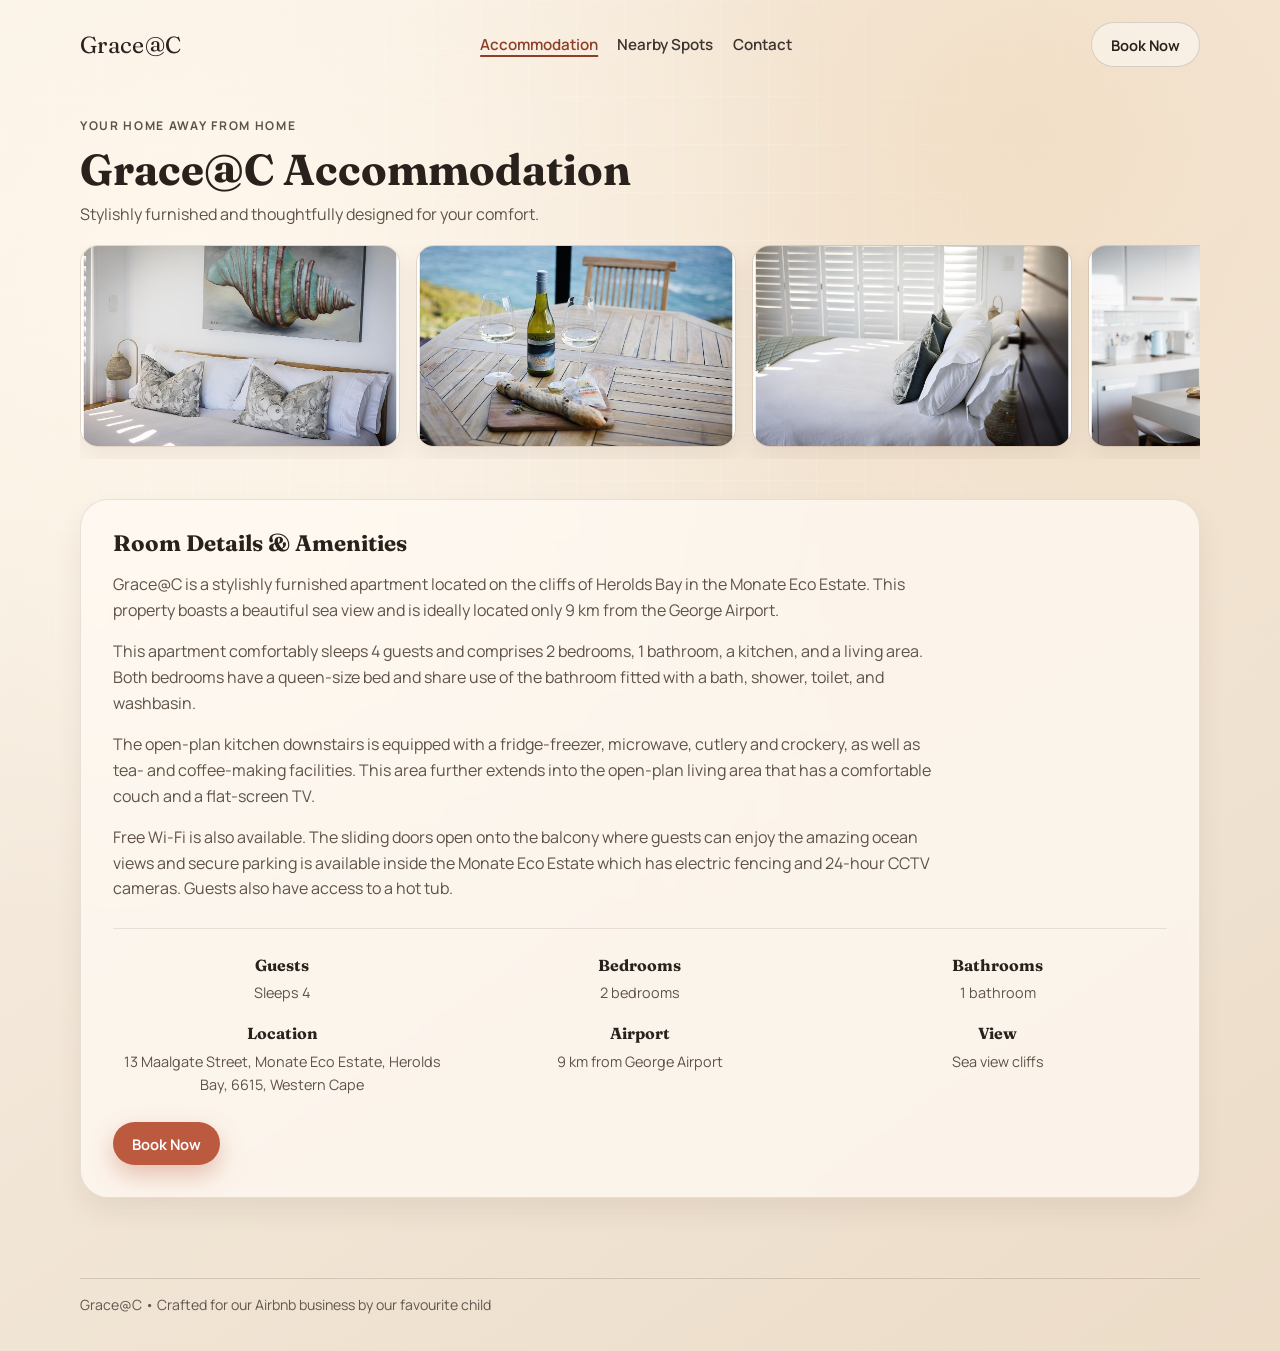
<file: index.html>
<!DOCTYPE html>
<html lang="en">
  <head>
    <meta charset="UTF-8" />
    <meta name="viewport" content="width=device-width, initial-scale=1.0" />
    <title>Grace@C | Accommodation</title>
    <meta
      name="description"
      content="Explore the accommodation details, image gallery, and amenities at Grace@C in Herolds Bay."
    />

    <link rel="preconnect" href="https://fonts.googleapis.com" />
    <link rel="preconnect" href="https://fonts.gstatic.com" crossorigin />
    <link
      href="https://fonts.googleapis.com/css2?family=Fraunces:opsz,wght@9..144,500;9..144,700&family=Manrope:wght@400;500;600;700&display=swap"
      rel="stylesheet"
    />

    <link rel="stylesheet" href="assets/css/styles.css" />
  </head>
  <body>
    <div class="page-bg" aria-hidden="true"></div>

    <header class="site-header">
      <a href="accommodation.html" class="brand">Grace@C</a>
      <nav class="site-nav" aria-label="Main navigation">
        <a href="accommodation.html" class="active">Accommodation</a>
        <a href="spots.html">Nearby Spots</a>
        <a href="contact.html">Contact</a>
      </nav>
      <a
        href="https://www.lekkeslaap.co.za/accommodation/gracec"
        class="btn btn-outline"
        target="_blank"
        rel="noopener noreferrer"
        >Book Now</a
      >
    </header>

    <main>
      <section class="accommodation reveal">
        <div class="section-heading">
          <p class="eyebrow">Your Home Away From Home</p>
          <h2>Grace@C Accommodation</h2>
          <p>Stylishly furnished and thoughtfully designed for your comfort.</p>
        </div>

        <div class="gallery-carousel">
          <div class="gallery-scroll">
            <div class="gallery-slide">
              <img src="assets/images/living-area.jpg" alt="Living Area" />
            </div>
            <div class="gallery-slide">
              <img src="assets/images/master-bedroom.jpg" alt="Master Bedroom" />
            </div>
            <div class="gallery-slide">
              <img src="assets/images/guest-bedroom.jpg" alt="Guest Bedroom" />
            </div>
            <div class="gallery-slide">
              <img src="assets/images/bathroom.jpg" alt="Bathroom" />
            </div>
            <div class="gallery-slide">
              <img src="assets/images/kitchen.jpg" alt="Kitchen" />
            </div>
            <div class="gallery-slide">
              <img src="assets/images/balcony.jpg" alt="Sea View Balcony" />
            </div>
          </div>
        </div>

        <div class="room-details-card">
          <h3>Room Details & Amenities</h3>
          <p>
            Grace@C is a stylishly furnished apartment located on the cliffs of Herolds Bay in the Monate Eco Estate. This property boasts a beautiful sea view and is ideally located only 9 km from the George Airport.
          </p>
          <p>
            This apartment comfortably sleeps 4 guests and comprises 2 bedrooms, 1 bathroom, a kitchen, and a living area. Both bedrooms have a queen-size bed and share use of the bathroom fitted with a bath, shower, toilet, and washbasin.
          </p>
          <p>
            The open-plan kitchen downstairs is equipped with a fridge-freezer, microwave, cutlery and crockery, as well as tea- and coffee-making facilities. This area further extends into the open-plan living area that has a comfortable couch and a flat-screen TV.
          </p>
          <p>
            Free Wi-Fi is also available. The sliding doors open onto the balcony where guests can enjoy the amazing ocean views and secure parking is available inside the Monate Eco Estate which has electric fencing and 24-hour CCTV cameras. Guests also have access to a hot tub.
          </p>

          <div class="amenities-grid">
            <div class="amenity">
              <h4>Guests</h4>
              <p>Sleeps 4</p>
            </div>
            <div class="amenity">
              <h4>Bedrooms</h4>
              <p>2 bedrooms</p>
            </div>
            <div class="amenity">
              <h4>Bathrooms</h4>
              <p>1 bathroom</p>
            </div>
            <div class="amenity">
              <h4>Location</h4>
              <p>13 Maalgate Street, Monate Eco Estate, Herolds Bay, 6615, Western Cape</p>
            </div>
            <div class="amenity">
              <h4>Airport</h4>
              <p>9 km from George Airport</p>
            </div>
            <div class="amenity">
              <h4>View</h4>
              <p>Sea view cliffs</p>
            </div>
          </div>

          <div class="room-details-actions">
            <a
              href="https://www.lekkeslaap.co.za/accommodation/gracec"
              class="btn btn-solid"
              target="_blank"
              rel="noopener noreferrer"
              >Book Now</a
            >
          </div>
        </div>
      </section>
    </main>

    <footer class="site-footer">
      <p>Grace@C • Crafted for our Airbnb business by our favourite child</p>
    </footer>

    <script src="assets/js/main.js"></script>
  </body>
</html>
</file>
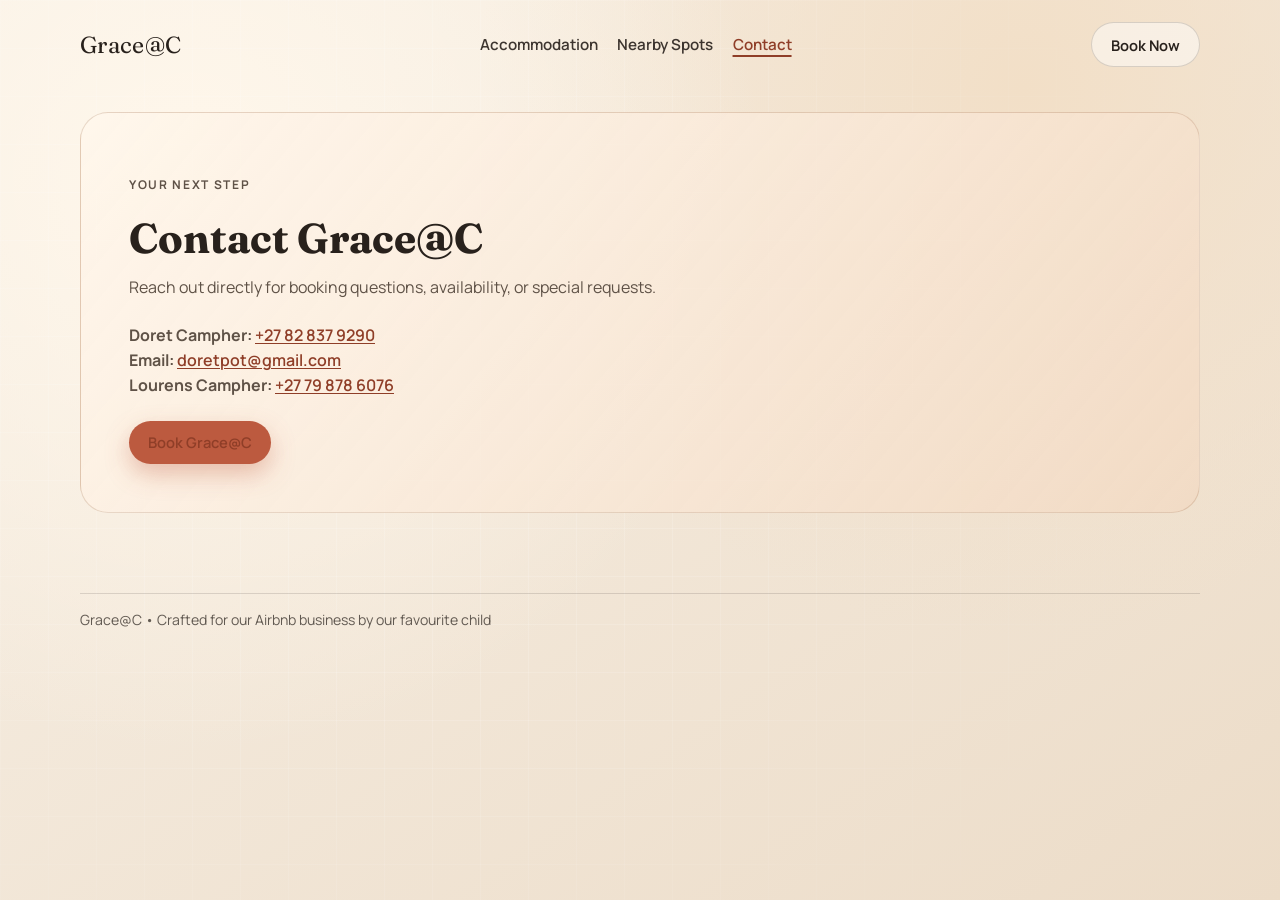
<file: contact.html>
<!DOCTYPE html>
<html lang="en">
  <head>
    <meta charset="UTF-8" />
    <meta name="viewport" content="width=device-width, initial-scale=1.0" />
    <title>Grace@C | Contact</title>
    <meta
      name="description"
      content="Contact Grace@C directly for booking questions, availability, and special requests."
    />

    <link rel="preconnect" href="https://fonts.googleapis.com" />
    <link rel="preconnect" href="https://fonts.gstatic.com" crossorigin />
    <link
      href="https://fonts.googleapis.com/css2?family=Fraunces:opsz,wght@9..144,500;9..144,700&family=Manrope:wght@400;500;600;700&display=swap"
      rel="stylesheet"
    />

    <link rel="stylesheet" href="assets/css/styles.css" />
  </head>
  <body>
    <div class="page-bg" aria-hidden="true"></div>

    <header class="site-header">
      <a href="accommodation.html" class="brand">Grace@C</a>
      <nav class="site-nav" aria-label="Main navigation">
        <a href="accommodation.html">Accommodation</a>
        <a href="spots.html">Nearby Spots</a>
        <a href="contact.html" class="active">Contact</a>
      </nav>
      <a
        href="https://www.lekkeslaap.co.za/accommodation/gracec"
        class="btn btn-outline"
        target="_blank"
        rel="noopener noreferrer"
        >Book Now</a
      >
    </header>

    <main>
      <section class="contact reveal">
        <div class="contact-card">
          <p class="eyebrow">Your Next Step</p>
          <h2>Contact Grace@C</h2>
          <p>
            Reach out directly for booking questions, availability, or special requests.
          </p>
          <p>
            <strong>Doret Campher:</strong>
            <a href="tel:+27828379290">+27 82 837 9290</a><br />
            <strong>Email:</strong>
            <a href="mailto:doretpot@gmail.com">doretpot@gmail.com</a><br />
            <strong>Lourens Campher:</strong>
            <a href="tel:+27798786076">+27 79 878 6076</a>
          </p>
          <a
            href="https://www.lekkeslaap.co.za/accommodation/gracec"
            class="btn btn-solid"
            target="_blank"
            rel="noopener noreferrer"
            >Book Grace@C</a
          >
        </div>
      </section>
    </main>

    <footer class="site-footer">
      <p>Grace@C • Crafted for our Airbnb business by our favourite child</p>
    </footer>

    <script src="assets/js/main.js"></script>
  </body>
</html>
</file>
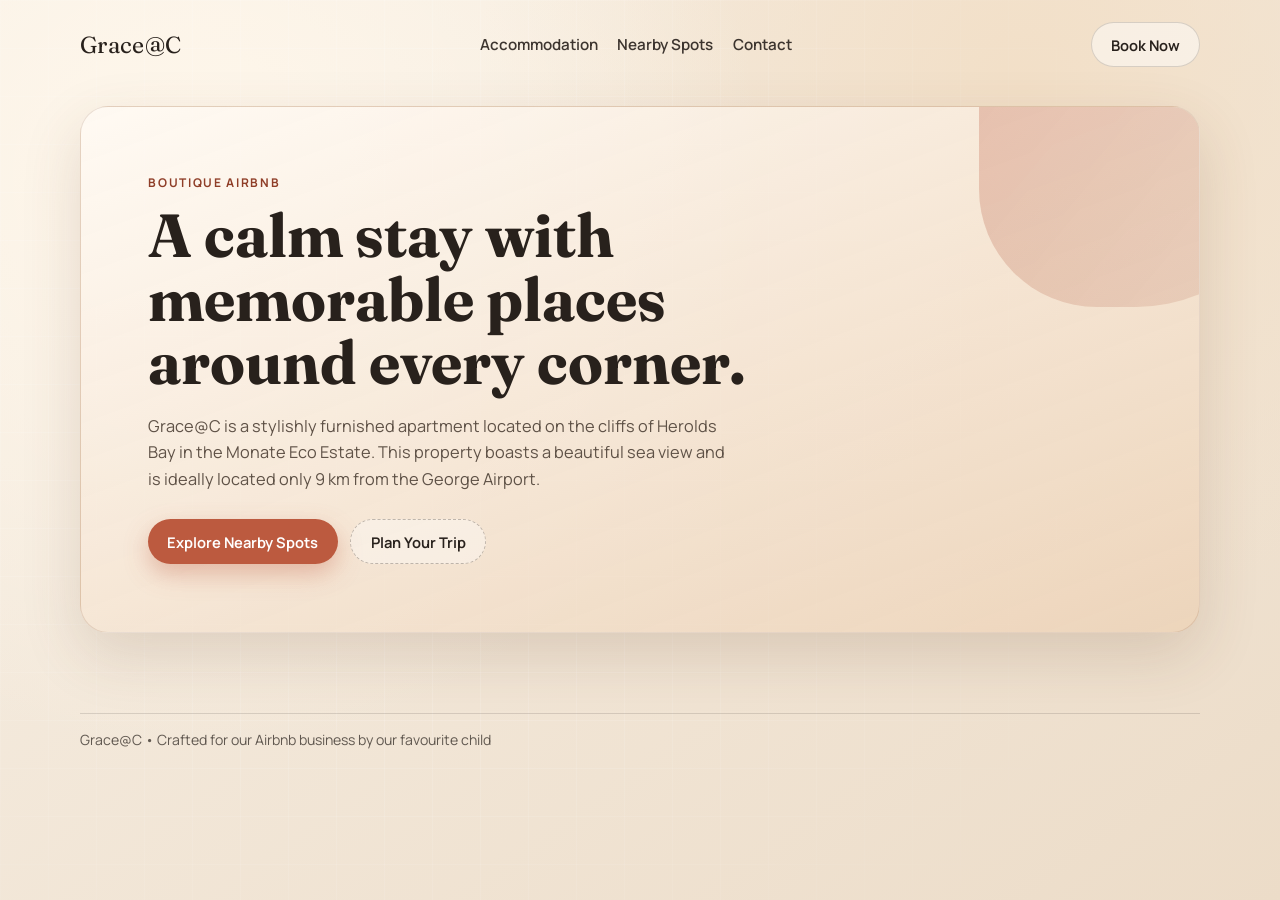
<file: experience.html>
<!DOCTYPE html>
<html lang="en">
  <head>
    <meta charset="UTF-8" />
    <meta name="viewport" content="width=device-width, initial-scale=1.0" />
    <title>Grace@C | Experience</title>
    <meta
      name="description"
      content="Discover the Grace@C stay experience in Herolds Bay with quick links to nearby spots and booking."
    />

    <link rel="preconnect" href="https://fonts.googleapis.com" />
    <link rel="preconnect" href="https://fonts.gstatic.com" crossorigin />
    <link
      href="https://fonts.googleapis.com/css2?family=Fraunces:opsz,wght@9..144,500;9..144,700&family=Manrope:wght@400;500;600;700&display=swap"
      rel="stylesheet"
    />

    <link rel="stylesheet" href="assets/css/styles.css" />
  </head>
  <body>
    <div class="page-bg" aria-hidden="true"></div>

    <header class="site-header">
      <a href="accommodation.html" class="brand">Grace@C</a>
      <nav class="site-nav" aria-label="Main navigation">
        <a href="accommodation.html">Accommodation</a>
        <a href="spots.html">Nearby Spots</a>
        <a href="contact.html">Contact</a>
      </nav>
      <a
        href="https://www.lekkeslaap.co.za/accommodation/gracec"
        class="btn btn-outline"
        target="_blank"
        rel="noopener noreferrer"
        >Book Now</a
      >
    </header>

    <main>
      <section class="hero reveal">
        <p class="eyebrow">Boutique Airbnb</p>
        <h1>A calm stay with memorable places around every corner.</h1>
        <p class="hero-copy">
          Grace@C is a stylishly furnished apartment located on the cliffs of Herolds Bay in the Monate Eco Estate. This property boasts a beautiful sea view and is ideally located only 9 km from the George Airport.
        </p>
        <div class="hero-cta">
          <a href="spots.html" class="btn btn-solid">Explore Nearby Spots</a>
          <a
            href="https://www.lekkeslaap.co.za/accommodation/gracec"
            class="btn btn-ghost"
            target="_blank"
            rel="noopener noreferrer"
            >Plan Your Trip</a
          >
        </div>
      </section>
    </main>

    <footer class="site-footer">
      <p>Grace@C • Crafted for our Airbnb business by our favourite child</p>
    </footer>

    <script src="assets/js/main.js"></script>
  </body>
</html>
</file>
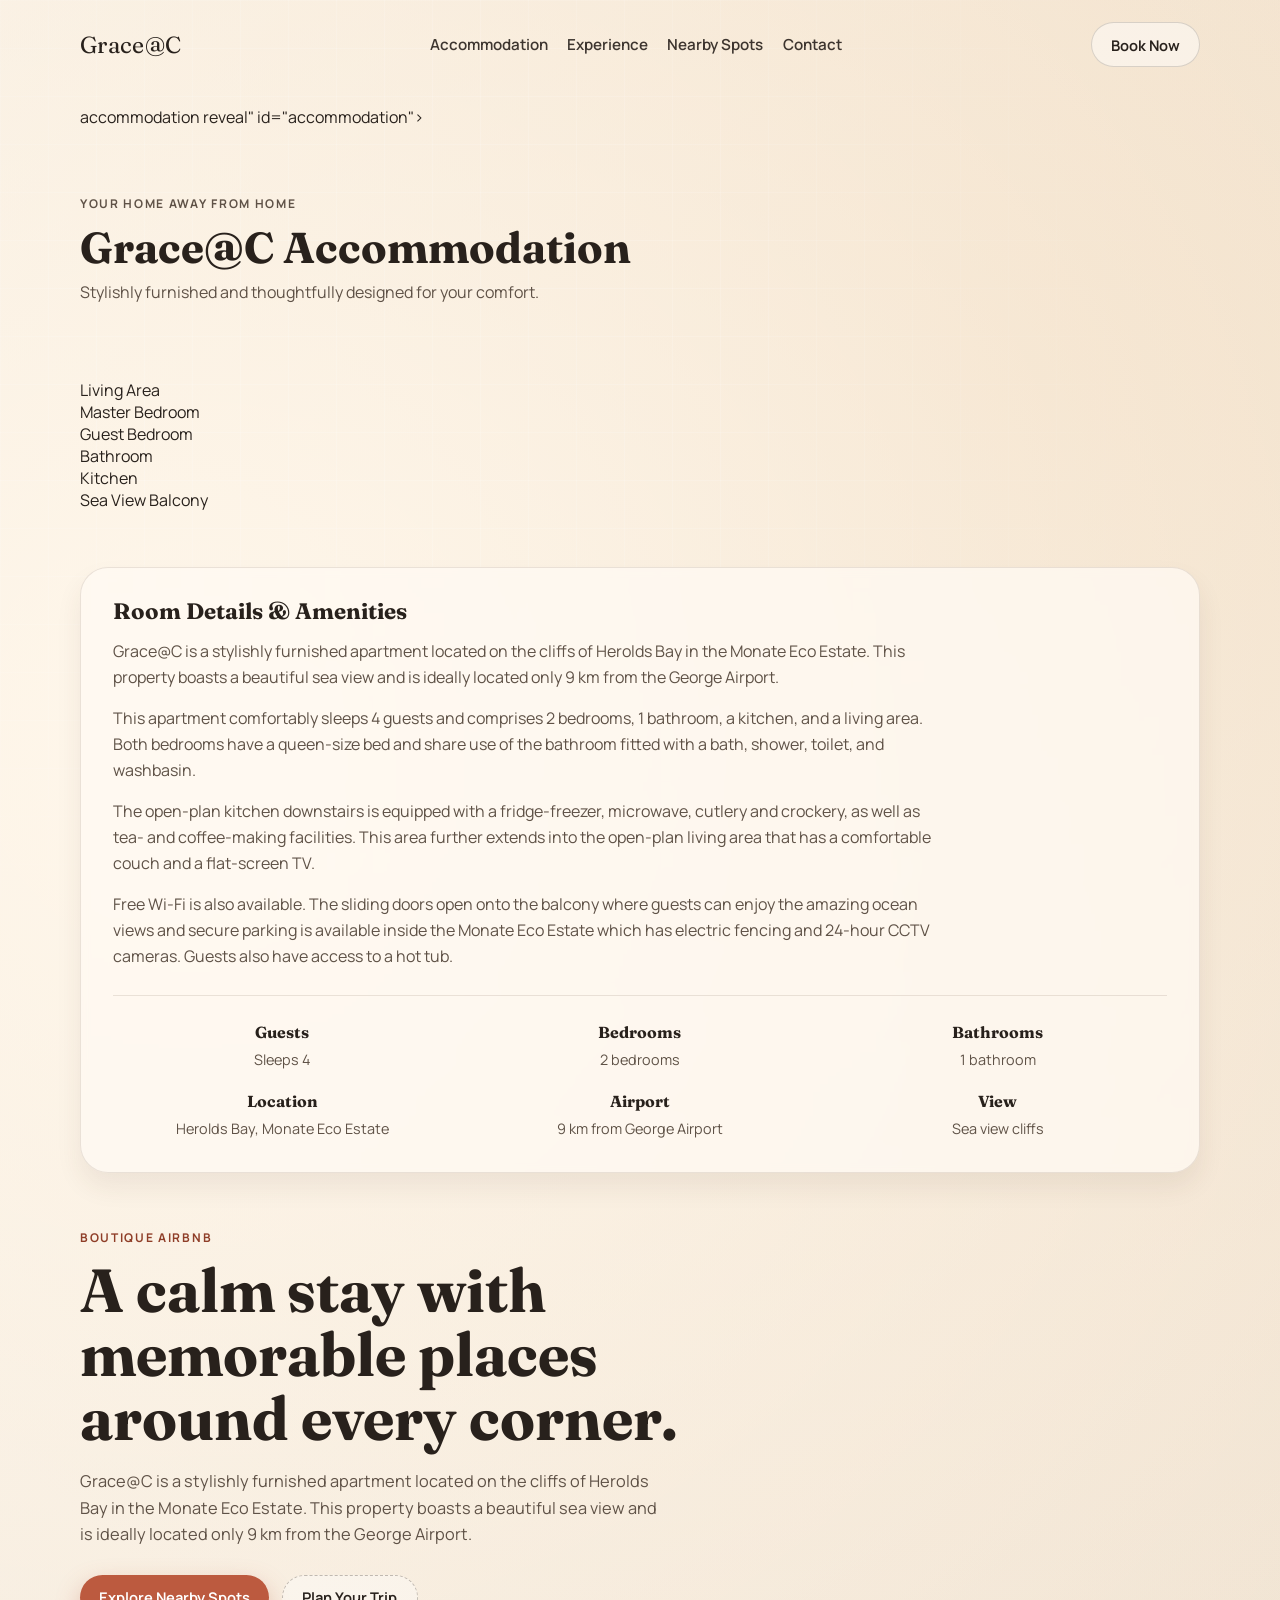
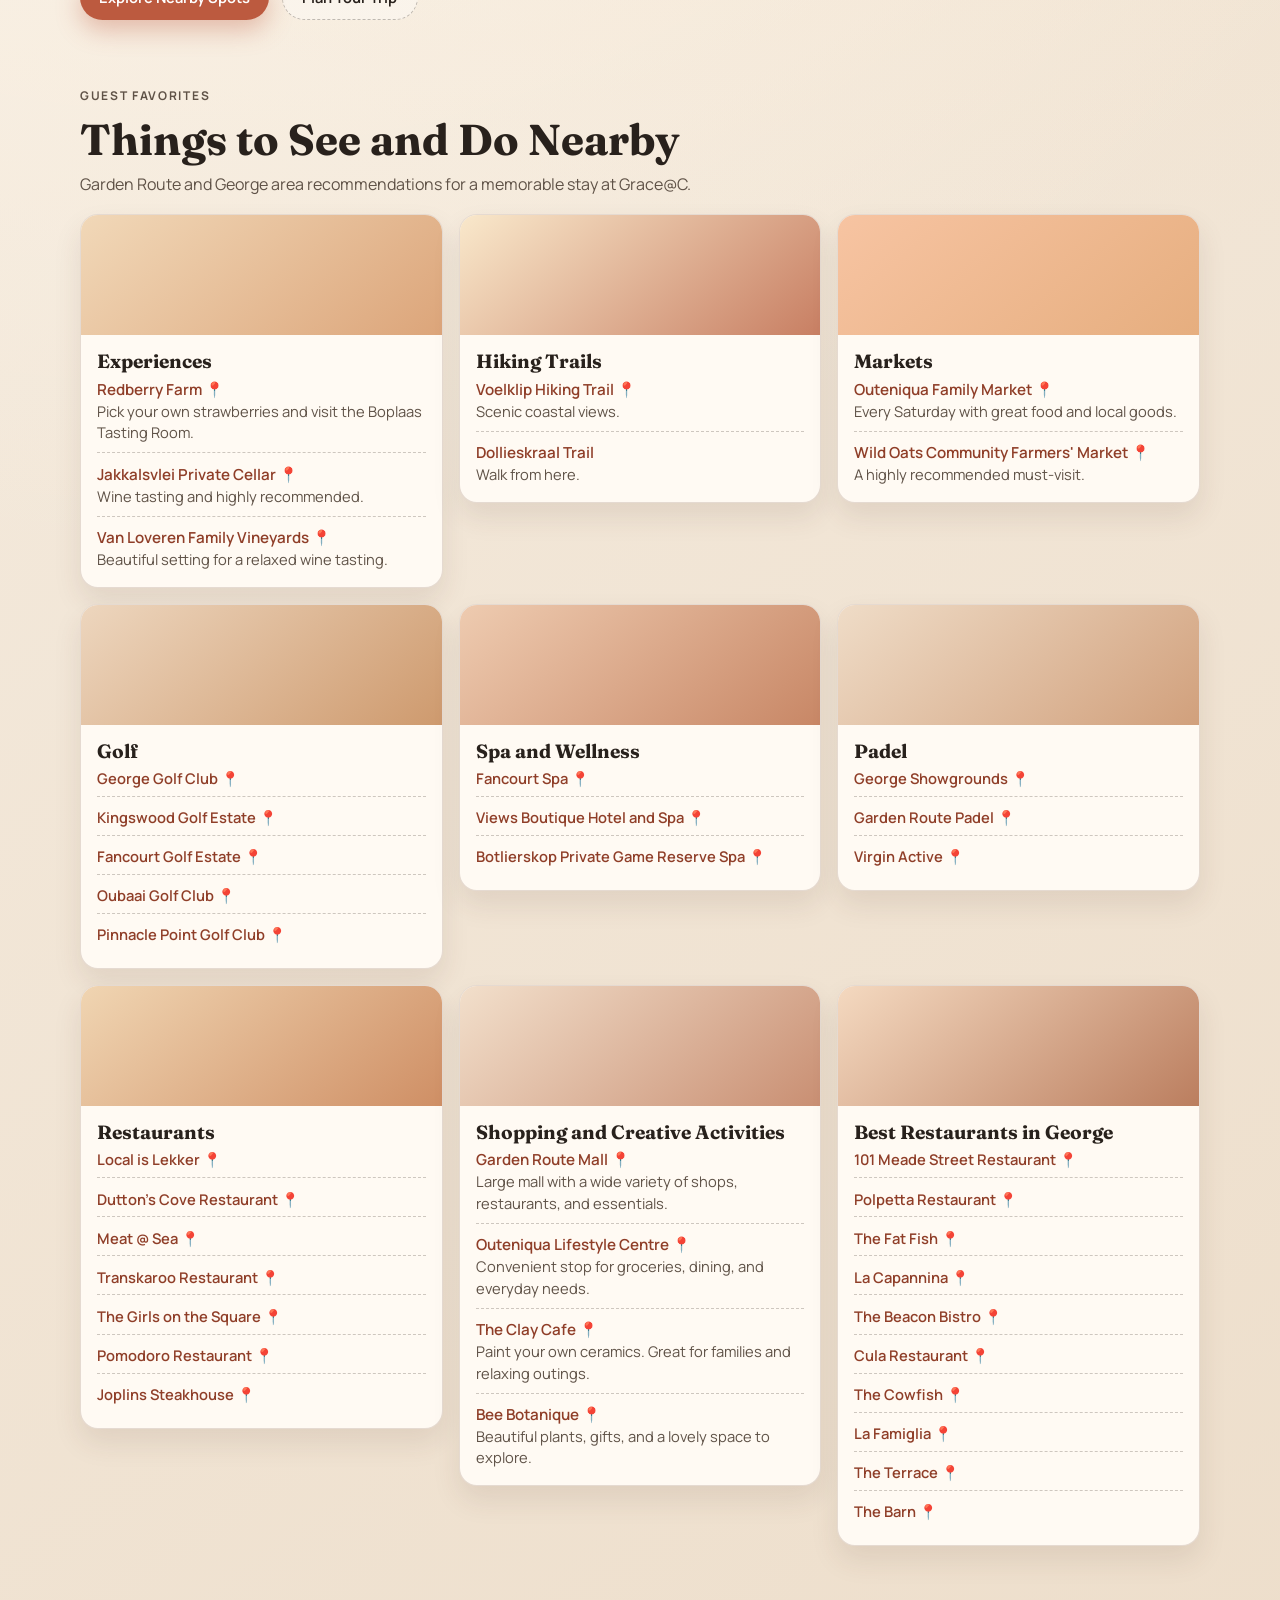
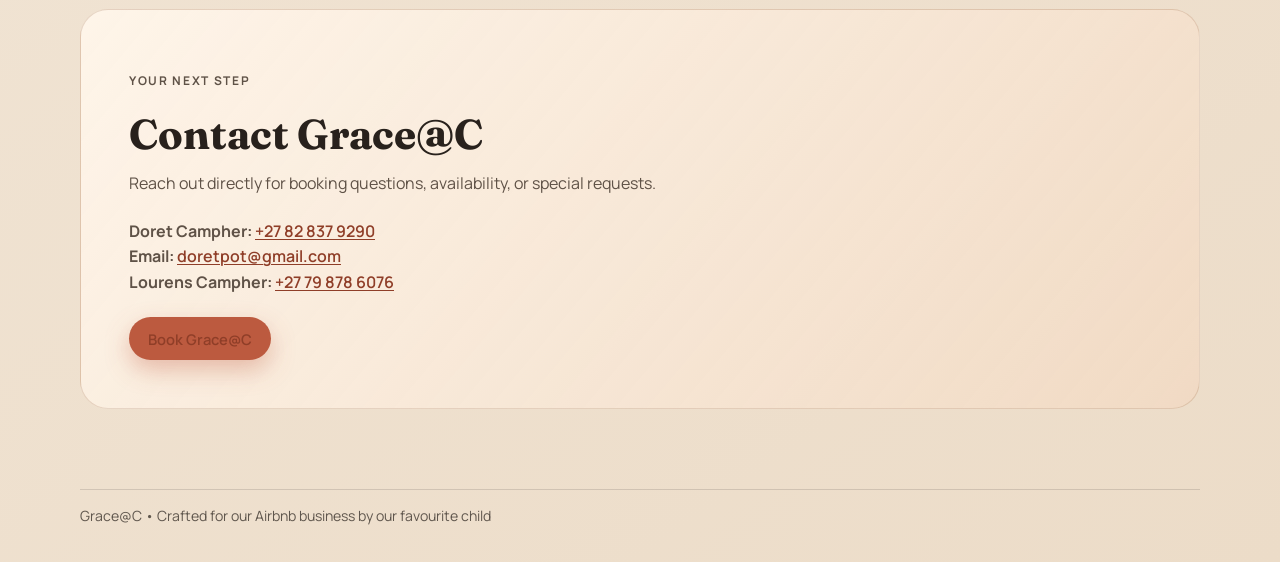
<file: index_backup.html>
<!DOCTYPE html>
<html lang="en">
  <head>
    <meta charset="UTF-8" />
    <meta name="viewport" content="width=device-width, initial-scale=1.0" />
    <title>Grace@C | Your Local Escape</title>
    <meta
      name="description"
      content="A stylish Airbnb landing page template featuring local highlights and nearby popular spots."
    />

    <link rel="preconnect" href="https://fonts.googleapis.com" />
    <link rel="preconnect" href="https://fonts.gstatic.com" crossorigin />
    <link
      href="https://fonts.googleapis.com/css2?family=Fraunces:opsz,wght@9..144,500;9..144,700&family=Manrope:wght@400;500;600;700&display=swap"
      rel="stylesheet"
    />

    <link rel="stylesheet" href="assets/css/styles.css" />
  </head>
  <body>
    <div class="page-bg" aria-hidden="true"></div>

    <header class="site-header">
      <a href="#experience" class="brand">Grace@C</a>
      <nav class="site-nav" aria-label="Main navigation">
        <a href="#accommodation">Accommodation</a>
        <a href="#experience">Experience</a>
        <a href="#spots">Nearby Spots</a>
        <a href="#contact">Contact</a>
      </nav>
      <a
        href="https://www.lekkeslaap.co.za/accommodation/gracec"
        class="btn btn-outline"
        target="_blank"
        rel="noopener noreferrer"
        >Book Now</a
      >
    </header>

    <main>accommodation reveal" id="accommodation">
        <div class="section-heading">
          <p class="eyebrow">Your Home Away From Home</p>
          <h2>Grace@C Accommodation</h2>
          <p>Stylishly furnished and thoughtfully designed for your comfort.</p>
        </div>

        <div class="gallery-grid">
          <div class="gallery-item">
            <div class="gallery-placeholder gradient-1" aria-hidden="true"></div>
            <p class="gallery-label">Living Area</p>
          </div>
          <div class="gallery-item">
            <div class="gallery-placeholder gradient-2" aria-hidden="true"></div>
            <p class="gallery-label">Master Bedroom</p>
          </div>
          <div class="gallery-item">
            <div class="gallery-placeholder gradient-3" aria-hidden="true"></div>
            <p class="gallery-label">Guest Bedroom</p>
          </div>
          <div class="gallery-item">
            <div class="gallery-placeholder gradient-4" aria-hidden="true"></div>
            <p class="gallery-label">Bathroom</p>
          </div>
          <div class="gallery-item">
            <div class="gallery-placeholder gradient-5" aria-hidden="true"></div>
            <p class="gallery-label">Kitchen</p>
          </div>
          <div class="gallery-item">
            <div class="gallery-placeholder gradient-6" aria-hidden="true"></div>
            <p class="gallery-label">Sea View Balcony</p>
          </div>
        </div>

        <div class="room-details-card">
          <h3>Room Details & Amenities</h3>
          <p>
            Grace@C is a stylishly furnished apartment located on the cliffs of Herolds Bay in the Monate Eco Estate. This property boasts a beautiful sea view and is ideally located only 9 km from the George Airport.
          </p>
          <p>
            This apartment comfortably sleeps 4 guests and comprises 2 bedrooms, 1 bathroom, a kitchen, and a living area. Both bedrooms have a queen-size bed and share use of the bathroom fitted with a bath, shower, toilet, and washbasin.
          </p>
          <p>
            The open-plan kitchen downstairs is equipped with a fridge-freezer, microwave, cutlery and crockery, as well as tea- and coffee-making facilities. This area further extends into the open-plan living area that has a comfortable couch and a flat-screen TV.
          </p>
          <p>
            Free Wi-Fi is also available. The sliding doors open onto the balcony where guests can enjoy the amazing ocean views and secure parking is available inside the Monate Eco Estate which has electric fencing and 24-hour CCTV cameras. Guests also have access to a hot tub.
          </p>

          <div class="amenities-grid">
            <div class="amenity">
              <h4>Guests</h4>
              <p>Sleeps 4</p>
            </div>
            <div class="amenity">
              <h4>Bedrooms</h4>
              <p>2 bedrooms</p>
            </div>
            <div class="amenity">
              <h4>Bathrooms</h4>
              <p>1 bathroom</p>
            </div>
            <div class="amenity">
              <h4>Location</h4>
              <p>Herolds Bay, Monate Eco Estate</p>
            </div>
            <div class="amenity">
              <h4>Airport</h4>
              <p>9 km from George Airport</p>
            </div>
            <div class="amenity">
              <h4>View</h4>
              <p>Sea view cliffs</p>
            </div>
          </div>
        </div>
      </section>

      <section class="
      <section class="hero reveal" id="experience">
        <p class="eyebrow">Boutique Airbnb</p>
        <h1>A calm stay with memorable places around every corner.</h1>
        <p class="hero-copy">
          Grace@C is a stylishly furnished apartment located on the cliffs of Herolds Bay in the Monate Eco Estate. This property boasts a beautiful sea view and is ideally located only 9 km from the George Airport.
        </p>
        <div class="hero-cta">
          <a href="#spots" class="btn btn-solid">Explore Nearby Spots</a>
          <a
            href="https://www.lekkeslaap.co.za/accommodation/gracec"
            class="btn btn-ghost"
            target="_blank"
            rel="noopener noreferrer"
            >Plan Your Trip</a
          >
        </div>
      </section>

      <section class="spots reveal" id="spots">
        <div class="section-heading">
          <p class="eyebrow">Guest Favorites</p>
          <h2>Things to See and Do Nearby</h2>
          <p>Garden Route and George area recommendations for a memorable stay at Grace@C.</p>
        </div>

        <div class="spots-grid">
          <article class="spot-card">
            <div class="spot-media gradient-1" aria-hidden="true"></div>
            <div class="spot-content">
              <h3>Experiences</h3>
              <ul class="spot-list">
                <li>
                  <strong><a href="https://www.redberryfarm.co.za" target="_blank" rel="noopener noreferrer">Redberry Farm</a> <a href="https://www.google.com/maps/dir//Redberry+Farm,+Geelhoutboom+Road,+Blanco,+George,+6530/@-33.9116032,18.5696256,11z/data=!4m8!4m7!1m0!1m5!1m1!1s0x1dd60fb5459974c7:0x30b983d7d45ba80d!2m2!1d22.382283!2d-33.958462?entry=ttu&g_ep=EgoyMDI2MDQxNS4wIKXMDSoASAFQAw%3D%3D" target="_blank" rel="noopener noreferrer">📍</a></strong>
                  Pick your own strawberries and visit the Boplaas Tasting Room.
                </li>
                <li>
                  <strong><a href="https://jakkalsvlei.co.za" target="_blank" rel="noopener noreferrer">Jakkalsvlei Private Cellar</a> <a href="https://www.google.com/maps/dir//Jakkalsvlei,+Herbertsdale,+6505/@-33.9116032,18.5696256,11z/data=!4m8!4m7!1m0!1m5!1m1!1s0x1dd683a98a548a65:0xbb36e14d4e2fecbd!2m2!1d21.7152464!2d-33.9838354?entry=ttu&g_ep=EgoyMDI2MDQxNS4wIKXMDSoASAFQAw%3D%3D" target="_blank" rel="noopener noreferrer">📍</a></strong>
                  Wine tasting and highly recommended.
                </li>
                <li>
                  <strong><a href="https://vanloveren.co.za" target="_blank" rel="noopener noreferrer">Van Loveren Family Vineyards</a> <a href="https://www.google.com/maps?client=safari&hs=uP4U&sca_esv=ccde07d99c910f29&rls=en&sxsrf=ANbL-n4brD9Ii5egtqF01JsWA7-PO23kng:1776600830970&biw=1440&bih=820&uact=5&gs_lp=[base64]&dlnr=1&um=1&ie=UTF-8&fb=1&gl=za&sa=X&geocode=KbmU5Kz0QNIdMS0gORBR9TVN&daddr=R317,+Robertson,+6707" target="_blank" rel="noopener noreferrer">📍</a></strong>
                  Beautiful setting for a relaxed wine tasting.
                </li>
              </ul>
            </div>
          </article>

          <article class="spot-card">
            <div class="spot-media gradient-2" aria-hidden="true"></div>
            <div class="spot-content">
              <h3>Hiking Trails</h3>
              <ul class="spot-list">
                <li>
                  <strong><a href="https://www.google.com/maps?client=safari&rls=en&oe=UTF-8&um=1&ie=UTF-8&fb=1&gl=za&sa=X&geocode=KfeWmS8AEdYdMRs05FV7vh3b&daddr=92+Gus+Meyer+St,+Herolds+Bay,+6615" target="_blank" rel="noopener noreferrer">Voelklip Hiking Trail</a> <a href="https://www.google.com/maps?client=safari&rls=en&oe=UTF-8&um=1&ie=UTF-8&fb=1&gl=za&sa=X&geocode=KfeWmS8AEdYdMRs05FV7vh3b&daddr=92+Gus+Meyer+St,+Herolds+Bay,+6615" target="_blank" rel="noopener noreferrer">📍</a></strong>
                  Scenic coastal views.
                </li>
                <li>
                  <strong><a href="https://bergendalhiking.co.za/dollieskraal/" target="_blank" rel="noopener noreferrer">Dollieskraal Trail</a></strong>
                  Walk from here.
                </li>
              </ul>
            </div>
          </article>

          <article class="spot-card">
            <div class="spot-media gradient-3" aria-hidden="true"></div>
            <div class="spot-content">
              <h3>Markets</h3>
              <ul class="spot-list">
                <li>
                  <strong><a href="https://www.outeniquafamilymarket.co.za" target="_blank" rel="noopener noreferrer">Outeniqua Family Market</a> <a href="https://www.google.com/maps?client=safari&hs=L5O&sca_esv=ccde07d99c910f29&rls=en&sxsrf=ANbL-n4UfTHkNfFLGJ5OvZv1BP0DUFxO3Q:1776601122169&uact=5&gs_lp=[base64]&um=1&ie=UTF-8&fb=1&gl=za&sa=X&geocode=KbNObQtvG9YdMcwWrfl_feWO&daddr=N2,+George,+6530" target="_blank" rel="noopener noreferrer">📍</a></strong>
                  Every Saturday with great food and local goods.
                </li>
                <li>
                  <strong><a href="https://www.wildoatsmarket.co.za" target="_blank" rel="noopener noreferrer">Wild Oats Community Farmers' Market</a> <a href="https://www.google.com/maps/dir//Wild+Oats+Community+Farmers'+Market,+N2,+Sedgefield,+6573/@-34.0654778,18.7719768,15z/data=!4m8!4m7!1m0!1m5!1m1!1s0x1e78a31332c0d321:0xdccaf2c0dedb0f4b!2m2!1d22.7783051!2d-34.0098067?entry=ttu&g_ep=EgoyMDI2MDQxNS4wIKXMDSoASAFQAw%3D%3D" target="_blank" rel="noopener noreferrer">📍</a></strong>
                  A highly recommended must-visit.
                </li>
              </ul>
            </div>
          </article>

          <article class="spot-card">
            <div class="spot-media gradient-4" aria-hidden="true"></div>
            <div class="spot-content">
              <h3>Golf</h3>
              <ul class="spot-list compact">
                <li><a href="http://www.georgegolfclub.co.za" target="_blank" rel="noopener noreferrer">George Golf Club</a> <a href="https://www.google.com/maps?client=safari&rls=en&oe=UTF-8&um=1&ie=UTF-8&fb=1&gl=za&sa=X&geocode=KT1dQ2tEBdYdMbk1b540Oziu&daddr=16+C.+J.+Langenhoven+Rd,+George+Central,+George,+6530" target="_blank" rel="noopener noreferrer">📍</a></li>
                <li><a href="https://www.kingswood.co.za" target="_blank" rel="noopener noreferrer">Kingswood Golf Estate</a> <a href="https://www.google.com/maps/dir//Kingswood+Golf+Estate+⛳,+Plattner+Blvd,+Kingswood+Golf+Estate,+George,+6529/@-34.0654778,18.7719768,15z/data=!4m8!4m7!1m0!1m5!1m1!1s0x1dd6055580c300c3:0x8368874471d56e3f!2m2!1d22.4294719!2d-33.9686584?entry=ttu&g_ep=EgoyMDI2MDQxNS4wIKXMDSoASAFQAw%3D%3D" target="_blank" rel="noopener noreferrer">📍</a></li>
                <li><a href="https://fancourt.co.za" target="_blank" rel="noopener noreferrer">Fancourt Golf Estate</a> <a href="https://www.google.com/maps/dir//Fancourt,+1+Montagu+St,+Fancourt,+George,+6529/@-34.0654778,18.7719768,15z/data=!4m8!4m7!1m0!1m5!1m1!1s0x1dd60f95e9decc89:0x4abb160e435fa899!2m2!1d22.4067859!2d-33.9530645?entry=ttu&g_ep=EgoyMDI2MDQxNS4wIKXMDSoASAFQAw%3D%3D" target="_blank" rel="noopener noreferrer">📍</a></li>
                <li><a href="https://www.oubaaihotels.com/golf" target="_blank" rel="noopener noreferrer">Oubaai Golf Club</a> <a href="https://www.google.com/maps?client=safari&hs=AQ4U&sca_esv=ae527b0439108df1&rls=en&biw=1440&bih=820&sxsrf=ANbL-n6QF9ZPybiZdimVeVtCwxcfIQl1Gw:1776601753546&gs_lp=[base64]&um=1&ie=UTF-8&fb=1&gl=za&sa=X&geocode=Kd12wJe5ENYdMVMFFBeg54mO&daddr=406+Herolds+Bay+Road,+George,+6528" target="_blank" rel="noopener noreferrer">📍</a></li>
                <li><a href="https://pinnaclepointestate.co.za/golf-club/" target="_blank" rel="noopener noreferrer">Pinnacle Point Golf Club</a> <a href="https://www.google.com/maps/dir/-34.057133,18.7786725/Pinnacle+Point+Golf+Club,+St+Blaize+Hiking+Trail,+Pinnacle+Point,+Mossel+Bay,+6511/@-34.1295315,20.4366267,8z/data=!3m1!4b1!4m9!4m8!1m1!4e1!1m5!1m1!1s0x1dd64281e4efbded:0xedbdd8ca9e1ecebb!2m2!1d22.0902455!2d-34.2056215?entry=ttu&g_ep=EgoyMDI2MDQxNS4wIKXMDSoASAFQAw%3D%3D" target="_blank" rel="noopener noreferrer">📍</a></li>
              </ul>
            </div>
          </article>

          <article class="spot-card">
            <div class="spot-media gradient-5" aria-hidden="true"></div>
            <div class="spot-content">
              <h3>Spa and Wellness</h3>
              <ul class="spot-list compact">
                <li><a href="https://fancourt.co.za/spa/" target="_blank" rel="noopener noreferrer">Fancourt Spa</a> <a href="https://www.google.com/maps?client=safari&hs=okjp&sca_esv=ae527b0439108df1&rls=en&biw=1440&bih=820&sxsrf=ANbL-n6oHueQv4esMo0tqHt-pbr5isRY7A:1776601794811&uact=5&gs_lp=[base64]&um=1&ie=UTF-8&fb=1&gl=za&sa=X&geocode=KbPg4AuZD9YdMYc2zgDKjcvt&daddr=Montagu+St,+Blanco,+George,+6530" target="_blank" rel="noopener noreferrer">📍</a></li>
                <li><a href="https://www.viewshotel.co.za" target="_blank" rel="noopener noreferrer">Views Boutique Hotel and Spa</a> <a href="https://www.google.com/maps?client=safari&hs=qkjp&sca_esv=ae527b0439108df1&rls=en&biw=1440&bih=820&sxsrf=ANbL-n64gHjqY_ZeuwaJld_vu0EuWKImyQ:1776601919282&uact=5&gs_lp=[base64]&um=1&ie=UTF-8&fb=1&gl=za&sa=X&geocode=KQPVPMgKzXoeMbqszBImP7Vt&daddr=South+St,+Wilderness,+6529" target="_blank" rel="noopener noreferrer">📍</a></li>
                <li><a href="https://www.botlierskop.co.za/?utm_campaign=Botlierskop_Tented&utm_source=GMB&utm_medium=Organic&utm_content=GMB_Traffic" target="_blank" rel="noopener noreferrer">Botlierskop Private Game Reserve Spa</a> <a href="https://www.google.com/maps?client=safari&hs=rkjp&sca_esv=ae527b0439108df1&rls=en&biw=1440&bih=820&sxsrf=ANbL-n7utlt_29VRzNK2qCA_hnkkBgkKkQ:1776601972165&uact=5&gs_lp=[base64]&um=1&ie=UTF-8&fb=1&gl=za&sa=X&geocode=KbFobugAbtYdMYvBiLwtL4WO&daddr=Gonnakraal+Road,+Little+Brak+River,+6503" target="_blank" rel="noopener noreferrer">📍</a></li>
              </ul>
            </div>
          </article>

          <article class="spot-card">
            <div class="spot-media gradient-6" aria-hidden="true"></div>
            <div class="spot-content">
              <h3>Padel</h3>
              <ul class="spot-list compact">
                <li><a href="https://georgelandbouskou.co.za/" target="_blank" rel="noopener noreferrer">George Showgrounds</a> <a href="https://www.google.com/maps/search/?api=1&query=George+Showgrounds+George+Western+Cape+South+Africa" target="_blank" rel="noopener noreferrer">📍</a></li>
                <li><a href="https://grpadel.co.za/" target="_blank" rel="noopener noreferrer">Garden Route Padel</a> <a href="https://www.google.com/maps/search/?api=1&query=Garden+Route+Padel+33+Glenwood+Avenue+George+Western+Cape+6529+South+Africa" target="_blank" rel="noopener noreferrer">📍</a></li>
                <li><a href="https://www.virginactive.co.za/gyms/george" target="_blank" rel="noopener noreferrer">Virgin Active</a> <a href="https://www.google.com/maps/search/?api=1&query=Virgin+Active+George+Western+Cape+South+Africa" target="_blank" rel="noopener noreferrer">📍</a></li>
              </ul>
            </div>
          </article>

          <article class="spot-card">
            <div class="spot-media gradient-7" aria-hidden="true"></div>
            <div class="spot-content">
              <h3>Restaurants</h3>
              <ul class="spot-list compact">
                <li><a href="https://www.google.com/maps/search/?api=1&query=Local+is+Lekker+George+Western+Cape+South+Africa" target="_blank" rel="noopener noreferrer">Local is Lekker</a> <a href="https://www.google.com/maps/search/?api=1&query=Local+is+Lekker+George+Western+Cape+South+Africa" target="_blank" rel="noopener noreferrer">📍</a></li>
                <li><a href="https://duttonscove.co.za/restaurant/" target="_blank" rel="noopener noreferrer">Dutton's Cove Restaurant</a> <a href="https://www.google.com/maps/search/?api=1&query=Dutton%27s+Cove+Restaurant+21+Rooidraai+Avenue+Herolds+Bay+George+Western+Cape+South+Africa" target="_blank" rel="noopener noreferrer">📍</a></li>
                <li><a href="https://www.meetatsea.co.za/" target="_blank" rel="noopener noreferrer">Meat @ Sea</a> <a href="https://www.google.com/maps/search/?api=1&query=Meet%40Sea+3+Kus+St+Glentana+Western+Cape+South+Africa" target="_blank" rel="noopener noreferrer">📍</a></li>
                <li><a href="https://www.facebook.com/transkaroorestaurant/" target="_blank" rel="noopener noreferrer">Transkaroo Restaurant</a> <a href="https://www.google.com/maps/search/?api=1&query=Transkaroo+Restaurant+1+Morrison+Road+Great+Brak+River+Western+Cape+South+Africa" target="_blank" rel="noopener noreferrer">📍</a></li>
                <li><a href="https://www.thegirls.co.za/" target="_blank" rel="noopener noreferrer">The Girls on the Square</a> <a href="https://www.google.com/maps/search/?api=1&query=The+Girls+on+the+Square+Palms+Garden+Square+1+Owen+Grant+St+Wilderness+Western+Cape+6560+South+Africa" target="_blank" rel="noopener noreferrer">📍</a></li>
                <li><a href="https://pomodoro.co.za/" target="_blank" rel="noopener noreferrer">Pomodoro Restaurant</a> <a href="https://www.google.com/maps/search/?api=1&query=Pomodoro+Restaurant+197+George+Road+Wilderness+Western+Cape+6560+South+Africa" target="_blank" rel="noopener noreferrer">📍</a></li>
                <li><a href="https://www.facebook.com/joplinswilderness/" target="_blank" rel="noopener noreferrer">Joplins Steakhouse</a> <a href="https://www.google.com/maps/search/?api=1&query=Joplins+Steak+Bar+Pirates+Creek+N2+Wilderness+Western+Cape+South+Africa" target="_blank" rel="noopener noreferrer">📍</a></li>
              </ul>
            </div>
          </article>

          <article class="spot-card">
            <div class="spot-media gradient-8" aria-hidden="true"></div>
            <div class="spot-content">
              <h3>Shopping and Creative Activities</h3>
              <ul class="spot-list">
                <li>
                  <strong><a href="https://www.gardenroutemall.co.za/" target="_blank" rel="noopener noreferrer">Garden Route Mall</a> <a href="https://www.google.com/maps/search/?api=1&query=Garden+Route+Mall+N2+Highway+%26+Knysna+Road+George+South+Africa" target="_blank" rel="noopener noreferrer">📍</a></strong>
                  Large mall with a wide variety of shops, restaurants, and essentials.
                </li>
                <li>
                  <strong><a href="https://outeniqualifestylecentre.co.za/" target="_blank" rel="noopener noreferrer">Outeniqua Lifestyle Centre</a> <a href="https://www.google.com/maps/search/?api=1&query=Outeniqua+Lifestyle+Centre+1+Cradock+Peak+Street+George+South+Africa" target="_blank" rel="noopener noreferrer">📍</a></strong>
                  Convenient stop for groceries, dining, and everyday needs.
                </li>
                <li>
                  <strong><a href="https://www.claycafegeorge.co.za/" target="_blank" rel="noopener noreferrer">The Clay Cafe</a> <a href="https://www.google.com/maps/search/?api=1&query=Clay+Cafe+George+Western+Cape+South+Africa" target="_blank" rel="noopener noreferrer">📍</a></strong>
                  Paint your own ceramics. Great for families and relaxing outings.
                </li>
                <li>
                  <strong><a href="https://beebotanique.co.za/" target="_blank" rel="noopener noreferrer">Bee Botanique</a> <a href="https://www.google.com/maps/search/?api=1&query=Bee+Botanique+The+Cornerstone+Montagu+Street+R404+Blanco+George+South+Africa" target="_blank" rel="noopener noreferrer">📍</a></strong>
                  Beautiful plants, gifts, and a lovely space to explore.
                </li>
              </ul>
            </div>
          </article>

          <article class="spot-card">
            <div class="spot-media gradient-9" aria-hidden="true"></div>
            <div class="spot-content">
              <h3>Best Restaurants in George</h3>
              <ul class="spot-list compact">
                <li><a href="https://www.101meade.co.za/" target="_blank" rel="noopener noreferrer">101 Meade Street Restaurant</a> <a href="https://www.google.com/maps/search/?api=1&query=101+Meade+Street+Restaurant+101+Meade+Street+George+6529+South+Africa" target="_blank" rel="noopener noreferrer">📍</a></li>
                <li><a href="https://www.polpetta.co.za/" target="_blank" rel="noopener noreferrer">Polpetta Restaurant</a> <a href="https://www.google.com/maps/search/?api=1&query=Polpetta+George+Outeniqua+Lifestyle+Centre+Cnr+Saint+George%27s+%26+Park+Roads+George+6529+South+Africa" target="_blank" rel="noopener noreferrer">📍</a></li>
                <li><a href="https://thefatfish.co.za/the-fat-fish-restaurant-george/" target="_blank" rel="noopener noreferrer">The Fat Fish</a> <a href="https://www.google.com/maps/search/?api=1&query=The+Fat+Fish+124A+York+Street+George+Central+George+6530+South+Africa" target="_blank" rel="noopener noreferrer">📍</a></li>
                <li><a href="https://lacapanninageorge.co.za/" target="_blank" rel="noopener noreferrer">La Capannina</a> <a href="https://www.google.com/maps/search/?api=1&query=La+Capannina+122+York+Street+George+Central+George+6530+South+Africa" target="_blank" rel="noopener noreferrer">📍</a></li>
                <li><a href="https://www.google.com/maps/search/?api=1&query=The+Beacon+Bistro+George+Western+Cape+South+Africa" target="_blank" rel="noopener noreferrer">The Beacon Bistro</a> <a href="https://www.google.com/maps/search/?api=1&query=The+Beacon+Bistro+George+Western+Cape+South+Africa" target="_blank" rel="noopener noreferrer">📍</a></li>
                <li><a href="https://www.cula.co.za/" target="_blank" rel="noopener noreferrer">Cula Restaurant</a> <a href="https://www.google.com/maps/search/?api=1&query=Cula+Restaurant+Shop+22+Outeniqua+Village+Knysna+Road+Saint+George%27s+Road+George+6530+South+Africa" target="_blank" rel="noopener noreferrer">📍</a></li>
                <li><a href="https://cow-fish.co.za/george/" target="_blank" rel="noopener noreferrer">The Cowfish</a> <a href="https://www.google.com/maps/search/?api=1&query=CowFish+George+CNR+Park+and+Saint+George%27s+Street+George+6529+South+Africa" target="_blank" rel="noopener noreferrer">📍</a></li>
                <li><a href="https://www.lafamiglia.co.za/" target="_blank" rel="noopener noreferrer">La Famiglia</a> <a href="https://www.google.com/maps/search/?api=1&query=La+Famiglia+3+Kingswood+Blvd+Kingswood+Golf+Estate+George+6530+South+Africa" target="_blank" rel="noopener noreferrer">📍</a></li>
                <li><a href="https://www.theterracegeorge.co.za/" target="_blank" rel="noopener noreferrer">The Terrace</a> <a href="https://www.google.com/maps/search/?api=1&query=The+Terrace+George+Western+Cape+South+Africa" target="_blank" rel="noopener noreferrer">📍</a></li>
                <li><a href="https://localbarn.co.za/" target="_blank" rel="noopener noreferrer">The Barn</a> <a href="https://www.google.com/maps/search/?api=1&query=The+Barn+on+Montagu+13+Montagu+Street+George+South+Africa+6529" target="_blank" rel="noopener noreferrer">📍</a></li>
              </ul>
            </div>
          </article>
        </div>
      </section>

      <section class="contact reveal" id="contact">
        <div class="contact-card">
          <p class="eyebrow">Your Next Step</p>
          <h2>Contact Grace@C</h2>
          <p>
            Reach out directly for booking questions, availability, or special requests.
          </p>
          <p>
            <strong>Doret Campher:</strong>
            <a href="tel:+27828379290">+27 82 837 9290</a><br />
            <strong>Email:</strong>
            <a href="mailto:doretpot@gmail.com">doretpot@gmail.com</a><br />
            <strong>Lourens Campher:</strong>
            <a href="tel:+27798786076">+27 79 878 6076</a>
          </p>
          <a
            href="https://www.lekkeslaap.co.za/accommodation/gracec"
            class="btn btn-solid"
            target="_blank"
            rel="noopener noreferrer"
            >Book Grace@C</a
          >
        </div>
      </section>
    </main>

    <footer class="site-footer">
      <p>Grace@C • Crafted for our Airbnb business by our favourite child</p>
    </footer>

    <script src="assets/js/main.js"></script>
  </body>
</html>
</file>
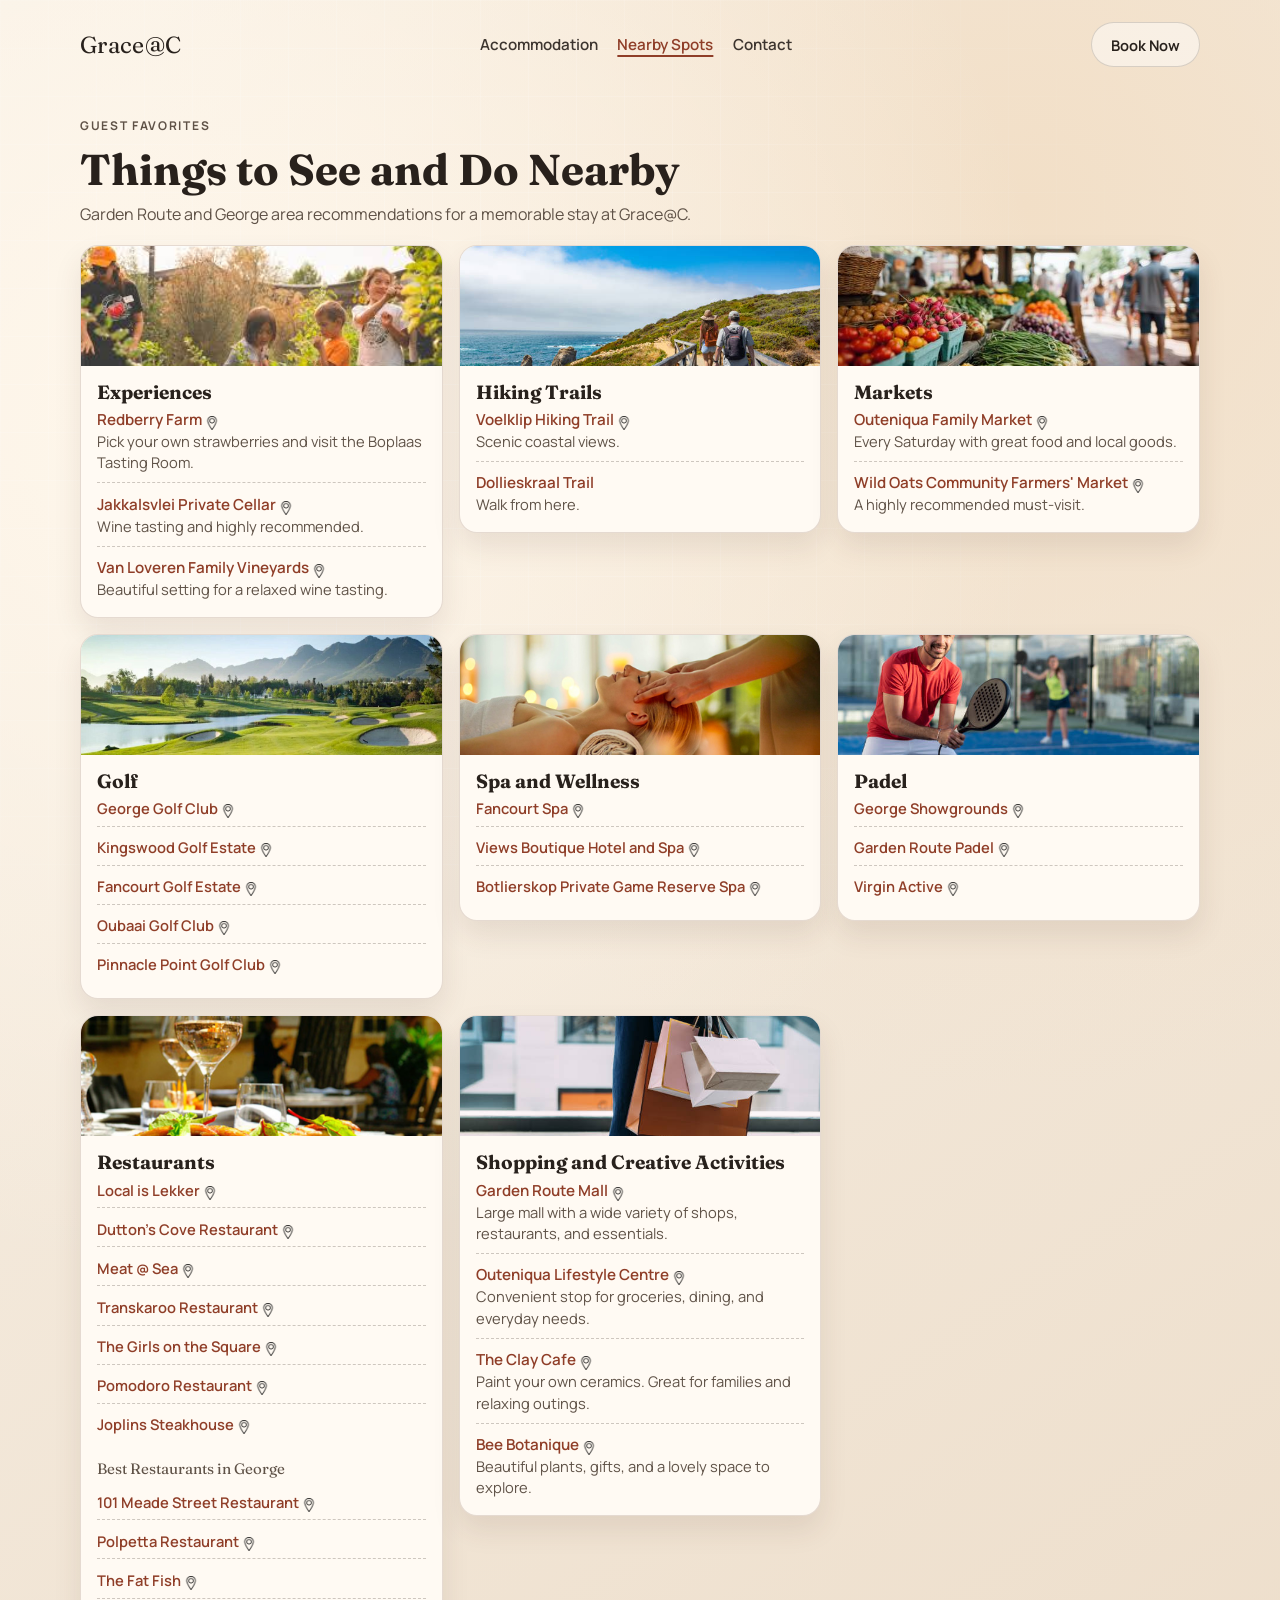
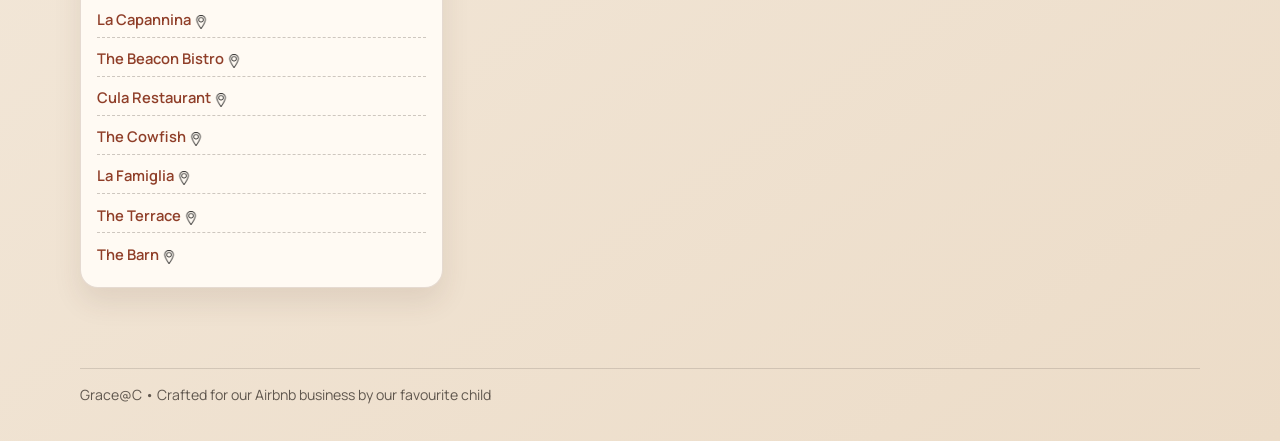
<file: spots.html>
<!DOCTYPE html>
<html lang="en">
  <head>
    <meta charset="UTF-8" />
    <meta name="viewport" content="width=device-width, initial-scale=1.0" />
    <title>Grace@C | Nearby Spots</title>
    <meta
      name="description"
      content="A stylish Airbnb landing page template featuring local highlights and nearby popular spots."
    />

    <link rel="preconnect" href="https://fonts.googleapis.com" />
    <link rel="preconnect" href="https://fonts.gstatic.com" crossorigin />
    <link
      href="https://fonts.googleapis.com/css2?family=Fraunces:opsz,wght@9..144,500;9..144,700&family=Manrope:wght@400;500;600;700&display=swap"
      rel="stylesheet"
    />

    <link rel="stylesheet" href="assets/css/styles.css" />
  </head>
  <body>
    <div class="page-bg" aria-hidden="true"></div>

    <header class="site-header">
      <a href="accommodation.html" class="brand">Grace@C</a>
      <nav class="site-nav" aria-label="Main navigation">
        <a href="accommodation.html">Accommodation</a>
        <a href="spots.html" class="active">Nearby Spots</a>
        <a href="contact.html">Contact</a>
      </nav>
      <a
        href="https://www.lekkeslaap.co.za/accommodation/gracec"
        class="btn btn-outline"
        target="_blank"
        rel="noopener noreferrer"
        >Book Now</a
      >
    </header>

    <main>
      <section class="spots reveal">
        <div class="section-heading">
          <p class="eyebrow">Guest Favorites</p>
          <h2>Things to See and Do Nearby</h2>
          <p>Garden Route and George area recommendations for a memorable stay at Grace@C.</p>
        </div>

        <div class="spots-grid">
          <article class="spot-card">
            <div class="spot-media">
              <img src="assets/images/experiences.jpeg" alt="Experiences near Grace@C" />
            </div>
            <div class="spot-content">
              <h3>Experiences</h3>
              <ul class="spot-list">
                <li>
                  <strong><a href="https://www.redberryfarm.co.za" target="_blank" rel="noopener noreferrer">Redberry Farm</a> <a href="https://www.google.com/maps/dir//Redberry+Farm,+Geelhoutboom+Road,+Blanco,+George,+6530/@-33.9116032,18.5696256,11z/data=!4m8!4m7!1m0!1m5!1m1!1s0x1dd60fb5459974c7:0x30b983d7d45ba80d!2m2!1d22.382283!2d-33.958462?entry=ttu&g_ep=EgoyMDI2MDQxNS4wIKXMDSoASAFQAw%3D%3D" target="_blank" rel="noopener noreferrer"><img src="assets/images/location-pin.png" alt="Location pin" class="location-pin" /></a></strong>
                  Pick your own strawberries and visit the Boplaas Tasting Room.
                </li>
                <li>
                  <strong><a href="https://jakkalsvlei.co.za" target="_blank" rel="noopener noreferrer">Jakkalsvlei Private Cellar</a> <a href="https://www.google.com/maps/dir//Jakkalsvlei,+Herbertsdale,+6505/@-33.9116032,18.5696256,11z/data=!4m8!4m7!1m0!1m5!1m1!1s0x1dd683a98a548a65:0xbb36e14d4e2fecbd!2m2!1d21.7152464!2d-33.9838354?entry=ttu&g_ep=EgoyMDI2MDQxNS4wIKXMDSoASAFQAw%3D%3D" target="_blank" rel="noopener noreferrer"><img src="assets/images/location-pin.png" alt="Location pin" class="location-pin" /></a></strong>
                  Wine tasting and highly recommended.
                </li>
                <li>
                  <strong><a href="https://vanloveren.co.za" target="_blank" rel="noopener noreferrer">Van Loveren Family Vineyards</a> <a href="https://www.google.com/maps?client=safari&hs=uP4U&sca_esv=ccde07d99c910f29&rls=en&sxsrf=ANbL-n4brD9Ii5egtqF01JsWA7-PO23kng:1776600830970&biw=1440&bih=820&uact=5&gs_lp=[base64]&dlnr=1&um=1&ie=UTF-8&fb=1&gl=za&sa=X&geocode=KbmU5Kz0QNIdMS0gORBR9TVN&daddr=R317,+Robertson,+6707" target="_blank" rel="noopener noreferrer"><img src="assets/images/location-pin.png" alt="Location pin" class="location-pin" /></a></strong>
                  Beautiful setting for a relaxed wine tasting.
                </li>
              </ul>
            </div>
          </article>

          <article class="spot-card">
            <div class="spot-media">
              <img src="assets/images/hiking.jpg" alt="Hiking trails near Grace@C" />
            </div>
            <div class="spot-content">
              <h3>Hiking Trails</h3>
              <ul class="spot-list">
                <li>
                  <strong><a href="https://www.google.com/maps?client=safari&rls=en&oe=UTF-8&um=1&ie=UTF-8&fb=1&gl=za&sa=X&geocode=KfeWmS8AEdYdMRs05FV7vh3b&daddr=92+Gus+Meyer+St,+Herolds+Bay,+6615" target="_blank" rel="noopener noreferrer">Voelklip Hiking Trail</a> <a href="https://www.google.com/maps?client=safari&rls=en&oe=UTF-8&um=1&ie=UTF-8&fb=1&gl=za&sa=X&geocode=KfeWmS8AEdYdMRs05FV7vh3b&daddr=92+Gus+Meyer+St,+Herolds+Bay,+6615" target="_blank" rel="noopener noreferrer"><img src="assets/images/location-pin.png" alt="Location pin" class="location-pin" /></a></strong>
                  Scenic coastal views.
                </li>
                <li>
                  <strong><a href="https://bergendalhiking.co.za/dollieskraal/" target="_blank" rel="noopener noreferrer">Dollieskraal Trail</a></strong>
                  Walk from here.
                </li>
              </ul>
            </div>
          </article>

          <article class="spot-card">
            <div class="spot-media">
              <img src="assets/images/markets.jpeg" alt="Markets near Grace@C" />
            </div>
            <div class="spot-content">
              <h3>Markets</h3>
              <ul class="spot-list">
                <li>
                  <strong><a href="https://www.outeniquafamilymarket.co.za" target="_blank" rel="noopener noreferrer">Outeniqua Family Market</a> <a href="https://www.google.com/maps?client=safari&hs=L5O&sca_esv=ccde07d99c910f29&rls=en&sxsrf=ANbL-n4UfTHkNfFLGJ5OvZv1BP0DUFxO3Q:1776601122169&uact=5&gs_lp=[base64]&um=1&ie=UTF-8&fb=1&gl=za&sa=X&geocode=KbNObQtvG9YdMcwWrfl_feWO&daddr=N2,+George,+6530" target="_blank" rel="noopener noreferrer"><img src="assets/images/location-pin.png" alt="Location pin" class="location-pin" /></a></strong>
                  Every Saturday with great food and local goods.
                </li>
                <li>
                  <strong><a href="https://www.wildoatsmarket.co.za" target="_blank" rel="noopener noreferrer">Wild Oats Community Farmers' Market</a> <a href="https://www.google.com/maps/dir//Wild+Oats+Community+Farmers'+Market,+N2,+Sedgefield,+6573/@-34.0654778,18.7719768,15z/data=!4m8!4m7!1m0!1m5!1m1!1s0x1e78a31332c0d321:0xdccaf2c0dedb0f4b!2m2!1d22.7783051!2d-34.0098067?entry=ttu&g_ep=EgoyMDI2MDQxNS4wIKXMDSoASAFQAw%3D%3D" target="_blank" rel="noopener noreferrer"><img src="assets/images/location-pin.png" alt="Location pin" class="location-pin" /></a></strong>
                  A highly recommended must-visit.
                </li>
              </ul>
            </div>
          </article>

          <article class="spot-card">
            <div class="spot-media">
              <img src="assets/images/golf.jpg" alt="Golf courses near Grace@C" />
            </div>
            <div class="spot-content">
              <h3>Golf</h3>
              <ul class="spot-list compact">
                <li><a href="http://www.georgegolfclub.co.za" target="_blank" rel="noopener noreferrer">George Golf Club</a> <a href="https://www.google.com/maps?client=safari&rls=en&oe=UTF-8&um=1&ie=UTF-8&fb=1&gl=za&sa=X&geocode=KT1dQ2tEBdYdMbk1b540Oziu&daddr=16+C.+J.+Langenhoven+Rd,+George+Central,+George,+6530" target="_blank" rel="noopener noreferrer"><img src="assets/images/location-pin.png" alt="Location pin" class="location-pin" /></a></li>
                <li><a href="https://www.kingswood.co.za" target="_blank" rel="noopener noreferrer">Kingswood Golf Estate</a> <a href="https://www.google.com/maps/dir//Kingswood+Golf+Estate+⛳,+Plattner+Blvd,+Kingswood+Golf+Estate,+George,+6529/@-34.0654778,18.7719768,15z/data=!4m8!4m7!1m0!1m5!1m1!1s0x1dd6055580c300c3:0x8368874471d56e3f!2m2!1d22.4294719!2d-33.9686584?entry=ttu&g_ep=EgoyMDI2MDQxNS4wIKXMDSoASAFQAw%3D%3D" target="_blank" rel="noopener noreferrer"><img src="assets/images/location-pin.png" alt="Location pin" class="location-pin" /></a></li>
                <li><a href="https://fancourt.co.za" target="_blank" rel="noopener noreferrer">Fancourt Golf Estate</a> <a href="https://www.google.com/maps/dir//Fancourt,+1+Montagu+St,+Fancourt,+George,+6529/@-34.0654778,18.7719768,15z/data=!4m8!4m7!1m0!1m5!1m1!1s0x1dd60f95e9decc89:0x4abb160e435fa899!2m2!1d22.4067859!2d-33.9530645?entry=ttu&g_ep=EgoyMDI2MDQxNS4wIKXMDSoASAFQAw%3D%3D" target="_blank" rel="noopener noreferrer"><img src="assets/images/location-pin.png" alt="Location pin" class="location-pin" /></a></li>
                <li><a href="https://www.oubaaihotels.com/golf" target="_blank" rel="noopener noreferrer">Oubaai Golf Club</a> <a href="https://www.google.com/maps?client=safari&hs=AQ4U&sca_esv=ae527b0439108df1&rls=en&biw=1440&bih=820&sxsrf=ANbL-n6QF9ZPybiZdimVeVtCwxcfIQl1Gw:1776601753546&gs_lp=[base64]&um=1&ie=UTF-8&fb=1&gl=za&sa=X&geocode=Kd12wJe5ENYdMVMFFBeg54mO&daddr=406+Herolds+Bay+Road,+George,+6528" target="_blank" rel="noopener noreferrer"><img src="assets/images/location-pin.png" alt="Location pin" class="location-pin" /></a></li>
                <li><a href="https://pinnaclepointestate.co.za/golf-club/" target="_blank" rel="noopener noreferrer">Pinnacle Point Golf Club</a> <a href="https://www.google.com/maps/dir/-34.057133,18.7786725/Pinnacle+Point+Golf+Club,+St+Blaize+Hiking+Trail,+Pinnacle+Point,+Mossel+Bay,+6511/@-34.1295315,20.4366267,8z/data=!3m1!4b1!4m9!4m8!1m1!4e1!1m5!1m1!1s0x1dd64281e4efbded:0xedbdd8ca9e1ecebb!2m2!1d22.0902455!2d-34.2056215?entry=ttu&g_ep=EgoyMDI2MDQxNS4wIKXMDSoASAFQAw%3D%3D" target="_blank" rel="noopener noreferrer"><img src="assets/images/location-pin.png" alt="Location pin" class="location-pin" /></a></li>
              </ul>
            </div>
          </article>

          <article class="spot-card">
            <div class="spot-media">
              <img src="assets/images/spa.jpg" alt="Spa and wellness near Grace@C" />
            </div>
            <div class="spot-content">
              <h3>Spa and Wellness</h3>
              <ul class="spot-list compact">
                <li><a href="https://fancourt.co.za/spa/" target="_blank" rel="noopener noreferrer">Fancourt Spa</a> <a href="https://www.google.com/maps?client=safari&hs=okjp&sca_esv=ae527b0439108df1&rls=en&biw=1440&bih=820&sxsrf=ANbL-n6oHueQv4esMo0tqHt-pbr5isRY7A:1776601794811&uact=5&gs_lp=[base64]&um=1&ie=UTF-8&fb=1&gl=za&sa=X&geocode=KbPg4AuZD9YdMYc2zgDKjcvt&daddr=Montagu+St,+Blanco,+George,+6530" target="_blank" rel="noopener noreferrer"><img src="assets/images/location-pin.png" alt="Location pin" class="location-pin" /></a></li>
                <li><a href="https://www.viewshotel.co.za" target="_blank" rel="noopener noreferrer">Views Boutique Hotel and Spa</a> <a href="https://www.google.com/maps?client=safari&hs=qkjp&sca_esv=ae527b0439108df1&rls=en&biw=1440&bih=820&sxsrf=ANbL-n64gHjqY_ZeuwaJld_vu0EuWKImyQ:1776601919282&uact=5&gs_lp=[base64]&um=1&ie=UTF-8&fb=1&gl=za&sa=X&geocode=KQPVPMgKzXoeMbqszBImP7Vt&daddr=South+St,+Wilderness,+6529" target="_blank" rel="noopener noreferrer"><img src="assets/images/location-pin.png" alt="Location pin" class="location-pin" /></a></li>
                <li><a href="https://www.botlierskop.co.za/?utm_campaign=Botlierskop_Tented&utm_source=GMB&utm_medium=Organic&utm_content=GMB_Traffic" target="_blank" rel="noopener noreferrer">Botlierskop Private Game Reserve Spa</a> <a href="https://www.google.com/maps?client=safari&hs=rkjp&sca_esv=ae527b0439108df1&rls=en&biw=1440&bih=820&sxsrf=ANbL-n7utlt_29VRzNK2qCA_hnkkBgkKkQ:1776601972165&uact=5&gs_lp=[base64]&um=1&ie=UTF-8&fb=1&gl=za&sa=X&geocode=KbFobugAbtYdMYvBiLwtL4WO&daddr=Gonnakraal+Road,+Little+Brak+River,+6503" target="_blank" rel="noopener noreferrer"><img src="assets/images/location-pin.png" alt="Location pin" class="location-pin" /></a></li>
              </ul>
            </div>
          </article>

          <article class="spot-card">
            <div class="spot-media">
              <img src="assets/images/padel.jpg" alt="Padel courts near Grace@C" />
            </div>
            <div class="spot-content">
              <h3>Padel</h3>
              <ul class="spot-list compact">
                <li><a href="https://georgelandbouskou.co.za/" target="_blank" rel="noopener noreferrer">George Showgrounds</a> <a href="https://www.google.com/maps/search/?api=1&query=George+Showgrounds+George+Western+Cape+South+Africa" target="_blank" rel="noopener noreferrer"><img src="assets/images/location-pin.png" alt="Location pin" class="location-pin" /></a></li>
                <li><a href="https://grpadel.co.za/" target="_blank" rel="noopener noreferrer">Garden Route Padel</a> <a href="https://www.google.com/maps/search/?api=1&query=Garden+Route+Padel+33+Glenwood+Avenue+George+Western+Cape+6529+South+Africa" target="_blank" rel="noopener noreferrer"><img src="assets/images/location-pin.png" alt="Location pin" class="location-pin" /></a></li>
                <li><a href="https://www.virginactive.co.za/gyms/george" target="_blank" rel="noopener noreferrer">Virgin Active</a> <a href="https://www.google.com/maps/search/?api=1&query=Virgin+Active+George+Western+Cape+South+Africa" target="_blank" rel="noopener noreferrer"><img src="assets/images/location-pin.png" alt="Location pin" class="location-pin" /></a></li>
              </ul>
            </div>
          </article>

          <article class="spot-card">
            <div class="spot-media">
              <img src="assets/images/restaurant.jpg" alt="Restaurants near Grace@C" />
            </div>
            <div class="spot-content">
              <h3>Restaurants</h3>
              <ul class="spot-list compact">
                <li><a href="https://www.google.com/maps/search/?api=1&query=Local+is+Lekker+George+Western+Cape+South+Africa" target="_blank" rel="noopener noreferrer">Local is Lekker</a> <a href="https://www.google.com/maps/search/?api=1&query=Local+is+Lekker+George+Western+Cape+South+Africa" target="_blank" rel="noopener noreferrer"><img src="assets/images/location-pin.png" alt="Location pin" class="location-pin" /></a></li>
                <li><a href="https://duttonscove.co.za/restaurant/" target="_blank" rel="noopener noreferrer">Dutton's Cove Restaurant</a> <a href="https://www.google.com/maps/search/?api=1&query=Dutton%27s+Cove+Restaurant+21+Rooidraai+Avenue+Herolds+Bay+George+Western+Cape+South+Africa" target="_blank" rel="noopener noreferrer"><img src="assets/images/location-pin.png" alt="Location pin" class="location-pin" /></a></li>
                <li><a href="https://www.meetatsea.co.za/" target="_blank" rel="noopener noreferrer">Meat @ Sea</a> <a href="https://www.google.com/maps/search/?api=1&query=Meet%40Sea+3+Kus+St+Glentana+Western+Cape+South+Africa" target="_blank" rel="noopener noreferrer"><img src="assets/images/location-pin.png" alt="Location pin" class="location-pin" /></a></li>
                <li><a href="https://www.facebook.com/transkaroorestaurant/" target="_blank" rel="noopener noreferrer">Transkaroo Restaurant</a> <a href="https://www.google.com/maps/search/?api=1&query=Transkaroo+Restaurant+1+Morrison+Road+Great+Brak+River+Western+Cape+South+Africa" target="_blank" rel="noopener noreferrer"><img src="assets/images/location-pin.png" alt="Location pin" class="location-pin" /></a></li>
                <li><a href="https://www.thegirls.co.za/" target="_blank" rel="noopener noreferrer">The Girls on the Square</a> <a href="https://www.google.com/maps/search/?api=1&query=The+Girls+on+the+Square+Palms+Garden+Square+1+Owen+Grant+St+Wilderness+Western+Cape+6560+South+Africa" target="_blank" rel="noopener noreferrer"><img src="assets/images/location-pin.png" alt="Location pin" class="location-pin" /></a></li>
                <li><a href="https://pomodoro.co.za/" target="_blank" rel="noopener noreferrer">Pomodoro Restaurant</a> <a href="https://www.google.com/maps/search/?api=1&query=Pomodoro+Restaurant+197+George+Road+Wilderness+Western+Cape+6560+South+Africa" target="_blank" rel="noopener noreferrer"><img src="assets/images/location-pin.png" alt="Location pin" class="location-pin" /></a></li>
                <li><a href="https://www.facebook.com/joplinswilderness/" target="_blank" rel="noopener noreferrer">Joplins Steakhouse</a> <a href="https://www.google.com/maps/search/?api=1&query=Joplins+Steak+Bar+Pirates+Creek+N2+Wilderness+Western+Cape+South+Africa" target="_blank" rel="noopener noreferrer"><img src="assets/images/location-pin.png" alt="Location pin" class="location-pin" /></a></li>
              </ul>
              <p class="spot-subheading">Best Restaurants in George</p>
              <ul class="spot-list compact">
                <li><a href="https://www.101meade.co.za/" target="_blank" rel="noopener noreferrer">101 Meade Street Restaurant</a> <a href="https://www.google.com/maps/search/?api=1&query=101+Meade+Street+Restaurant+101+Meade+Street+George+6529+South+Africa" target="_blank" rel="noopener noreferrer"><img src="assets/images/location-pin.png" alt="Location pin" class="location-pin" /></a></li>
                <li><a href="https://www.polpetta.co.za/" target="_blank" rel="noopener noreferrer">Polpetta Restaurant</a> <a href="https://www.google.com/maps/search/?api=1&query=Polpetta+George+Outeniqua+Lifestyle+Centre+Cnr+Saint+George%27s+%26+Park+Roads+George+6529+South+Africa" target="_blank" rel="noopener noreferrer"><img src="assets/images/location-pin.png" alt="Location pin" class="location-pin" /></a></li>
                <li><a href="https://thefatfish.co.za/the-fat-fish-restaurant-george/" target="_blank" rel="noopener noreferrer">The Fat Fish</a> <a href="https://www.google.com/maps/search/?api=1&query=The+Fat+Fish+124A+York+Street+George+Central+George+6530+South+Africa" target="_blank" rel="noopener noreferrer"><img src="assets/images/location-pin.png" alt="Location pin" class="location-pin" /></a></li>
                <li><a href="https://lacapanninageorge.co.za/" target="_blank" rel="noopener noreferrer">La Capannina</a> <a href="https://www.google.com/maps/search/?api=1&query=La+Capannina+122+York+Street+George+Central+George+6530+South+Africa" target="_blank" rel="noopener noreferrer"><img src="assets/images/location-pin.png" alt="Location pin" class="location-pin" /></a></li>
                <li><a href="https://www.google.com/maps/search/?api=1&query=The+Beacon+Bistro+George+Western+Cape+South+Africa" target="_blank" rel="noopener noreferrer">The Beacon Bistro</a> <a href="https://www.google.com/maps/search/?api=1&query=The+Beacon+Bistro+George+Western+Cape+South+Africa" target="_blank" rel="noopener noreferrer"><img src="assets/images/location-pin.png" alt="Location pin" class="location-pin" /></a></li>
                <li><a href="https://www.cula.co.za/" target="_blank" rel="noopener noreferrer">Cula Restaurant</a> <a href="https://www.google.com/maps/search/?api=1&query=Cula+Restaurant+Shop+22+Outeniqua+Village+Knysna+Road+Saint+George%27s+Road+George+6530+South+Africa" target="_blank" rel="noopener noreferrer"><img src="assets/images/location-pin.png" alt="Location pin" class="location-pin" /></a></li>
                <li><a href="https://cow-fish.co.za/george/" target="_blank" rel="noopener noreferrer">The Cowfish</a> <a href="https://www.google.com/maps/search/?api=1&query=CowFish+George+CNR+Park+and+Saint+George%27s+Street+George+6529+South+Africa" target="_blank" rel="noopener noreferrer"><img src="assets/images/location-pin.png" alt="Location pin" class="location-pin" /></a></li>
                <li><a href="https://www.lafamiglia.co.za/" target="_blank" rel="noopener noreferrer">La Famiglia</a> <a href="https://www.google.com/maps/search/?api=1&query=La+Famiglia+3+Kingswood+Blvd+Kingswood+Golf+Estate+George+6530+South+Africa" target="_blank" rel="noopener noreferrer"><img src="assets/images/location-pin.png" alt="Location pin" class="location-pin" /></a></li>
                <li><a href="https://www.theterracegeorge.co.za/" target="_blank" rel="noopener noreferrer">The Terrace</a> <a href="https://www.google.com/maps/search/?api=1&query=The+Terrace+George+Western+Cape+South+Africa" target="_blank" rel="noopener noreferrer"><img src="assets/images/location-pin.png" alt="Location pin" class="location-pin" /></a></li>
                <li><a href="https://localbarn.co.za/" target="_blank" rel="noopener noreferrer">The Barn</a> <a href="https://www.google.com/maps/search/?api=1&query=The+Barn+on+Montagu+13+Montagu+Street+George+South+Africa+6529" target="_blank" rel="noopener noreferrer"><img src="assets/images/location-pin.png" alt="Location pin" class="location-pin" /></a></li>
              </ul>
            </div>
          </article>

          <article class="spot-card">
            <div class="spot-media">
              <img src="assets/images/shopping.jpg" alt="Shopping and creative activities near Grace@C" />
            </div>
            <div class="spot-content">
              <h3>Shopping and Creative Activities</h3>
              <ul class="spot-list">
                <li>
                  <strong><a href="https://www.gardenroutemall.co.za/" target="_blank" rel="noopener noreferrer">Garden Route Mall</a> <a href="https://www.google.com/maps/search/?api=1&query=Garden+Route+Mall+N2+Highway+%26+Knysna+Road+George+South+Africa" target="_blank" rel="noopener noreferrer"><img src="assets/images/location-pin.png" alt="Location pin" class="location-pin" /></a></strong>
                  Large mall with a wide variety of shops, restaurants, and essentials.
                </li>
                <li>
                  <strong><a href="https://outeniqualifestylecentre.co.za/" target="_blank" rel="noopener noreferrer">Outeniqua Lifestyle Centre</a> <a href="https://www.google.com/maps/search/?api=1&query=Outeniqua+Lifestyle+Centre+1+Cradock+Peak+Street+George+South+Africa" target="_blank" rel="noopener noreferrer"><img src="assets/images/location-pin.png" alt="Location pin" class="location-pin" /></a></strong>
                  Convenient stop for groceries, dining, and everyday needs.
                </li>
                <li>
                  <strong><a href="https://www.claycafegeorge.co.za/" target="_blank" rel="noopener noreferrer">The Clay Cafe</a> <a href="https://www.google.com/maps/search/?api=1&query=Clay+Cafe+George+Western+Cape+South+Africa" target="_blank" rel="noopener noreferrer"><img src="assets/images/location-pin.png" alt="Location pin" class="location-pin" /></a></strong>
                  Paint your own ceramics. Great for families and relaxing outings.
                </li>
                <li>
                  <strong><a href="https://beebotanique.co.za/" target="_blank" rel="noopener noreferrer">Bee Botanique</a> <a href="https://www.google.com/maps/search/?api=1&query=Bee+Botanique+The+Cornerstone+Montagu+Street+R404+Blanco+George+South+Africa" target="_blank" rel="noopener noreferrer"><img src="assets/images/location-pin.png" alt="Location pin" class="location-pin" /></a></strong>
                  Beautiful plants, gifts, and a lovely space to explore.
                </li>
              </ul>
            </div>
          </article>

        </div>
      </section>


    </main>

    <footer class="site-footer">
      <p>Grace@C • Crafted for our Airbnb business by our favourite child</p>
    </footer>

    <script src="assets/js/main.js"></script>
  </body>
</html>
</file>
<file: assets/css/styles.css>
:root {
  --bg-cream: #f8f1e7;
  --bg-sand: #ecdcc8;
  --bg-clay: #d5b79b;
  --text-ink: #28211c;
  --text-soft: #5f5247;
  --accent-rust: #bc5a3f;
  --accent-deep: #8f3e28;
  --card-bg: rgba(255, 250, 243, 0.75);
  --line: rgba(40, 33, 28, 0.16);
  --shadow: 0 22px 60px rgba(102, 62, 39, 0.16);
  --radius-lg: 28px;
  --radius-md: 18px;
}

* {
  box-sizing: border-box;
  margin: 0;
  padding: 0;
}

html {
  scroll-behavior: smooth;
}

body {
  position: relative;
  font-family: "Manrope", sans-serif;
  color: var(--text-ink);
  background: radial-gradient(circle at 15% 20%, #fff7eb 0%, transparent 44%),
    radial-gradient(circle at 80% 10%, #f2dfc7 0%, transparent 42%),
    linear-gradient(145deg, var(--bg-cream) 0%, var(--bg-sand) 100%);
  min-height: 100vh;
  overflow-x: hidden;
}

.page-bg {
  position: fixed;
  inset: 0;
  pointer-events: none;
  background-image: linear-gradient(rgba(255, 255, 255, 0.16) 1px, transparent 1px),
    linear-gradient(90deg, rgba(255, 255, 255, 0.16) 1px, transparent 1px);
  background-size: 48px 48px;
  mask-image: radial-gradient(circle at 30% 40%, black 30%, transparent 80%);
  z-index: -1;
}

.site-header,
main,
.site-footer {
  width: min(1120px, calc(100% - 3rem));
  margin: 0 auto;
}

.site-header {
  display: flex;
  align-items: center;
  justify-content: space-between;
  gap: 1.2rem;
  padding: 1.4rem 0 0.4rem;
}

.brand {
  font-family: "Fraunces", serif;
  font-size: 1.45rem;
  text-decoration: none;
  color: var(--text-ink);
  letter-spacing: 0.3px;
}

.site-nav {
  display: flex;
  gap: 1.2rem;
}

.site-nav a {
  color: var(--text-ink);
  text-decoration: none;
  font-weight: 600;
  font-size: 0.95rem;
  opacity: 0.9;
}

.site-nav a:hover {
  opacity: 1;
}

.site-nav a.active {
  color: var(--accent-deep);
  text-decoration: underline;
  text-underline-offset: 5px;
  text-decoration-thickness: 2px;
  opacity: 1;
}

.btn {
  display: inline-flex;
  align-items: center;
  justify-content: center;
  border-radius: 999px;
  padding: 0.72rem 1.2rem;
  text-decoration: none;
  font-weight: 650;
  font-size: 0.92rem;
  transition: transform 0.25s ease, box-shadow 0.25s ease, background-color 0.25s ease;
}

.btn:hover {
  transform: translateY(-2px);
}

.btn-solid {
  background: var(--accent-rust);
  color: #fff;
  box-shadow: 0 10px 24px rgba(188, 90, 63, 0.35);
}

.btn-solid:hover {
  background: var(--accent-deep);
}

.btn-outline {
  border: 1px solid var(--line);
  color: var(--text-ink);
  background: rgba(255, 255, 255, 0.48);
}

.btn-ghost {
  color: var(--text-ink);
  border: 1px dashed rgba(40, 33, 28, 0.28);
  background: rgba(255, 255, 255, 0.36);
}

main {
  display: grid;
  gap: 3.5rem;
  padding: 2rem 0 5rem;
}

.accommodation {
  width: 100%;
}

/* Gallery Carousel */
.gallery-carousel {
  margin-bottom: 2.5rem;
  position: relative;
}

.gallery-scroll {
  display: flex;
  gap: 1rem;
  overflow-x: scroll;
  scroll-behavior: smooth;
  padding-bottom: 0.8rem;
  -webkit-overflow-scrolling: touch;
  scrollbar-width: thin;
  scrollbar-color: rgba(188, 90, 63, 0.3) rgba(248, 241, 231, 0.3);
}

/* WebKit scrollbar styling */
.gallery-scroll::-webkit-scrollbar {
  height: 6px;
}

.gallery-scroll::-webkit-scrollbar-track {
  background: rgba(248, 241, 231, 0.5);
  border-radius: 10px;
}

.gallery-scroll::-webkit-scrollbar-thumb {
  background: rgba(188, 90, 63, 0.4);
  border-radius: 10px;
}

.gallery-scroll::-webkit-scrollbar-thumb:hover {
  background: rgba(188, 90, 63, 0.6);
}

.gallery-slide {
  flex: 0 0 320px;
  border-radius: var(--radius-md);
  overflow: hidden;
  border: 1px solid rgba(126, 92, 72, 0.2);
  box-shadow: 0 10px 24px rgba(74, 51, 38, 0.08);
  transition: transform 0.25s ease, box-shadow 0.25s ease;
  display: flex;
  flex-direction: column;
}

.gallery-slide:hover {
  transform: translateY(-4px);
  box-shadow: 0 14px 32px rgba(74, 51, 38, 0.12);
}

.gallery-slide img {
  width: 100%;
  height: 200px;
  object-fit: cover;
  display: block;
  background: linear-gradient(140deg, #f1d8b8, #dca57a);
}

.gallery-slide p {
  padding: 0.8rem;
  font-size: 0.9rem;
  font-weight: 600;
  color: var(--text-ink);
  text-align: center;
  background: #fffaf3;
  border-top: 1px solid rgba(126, 92, 72, 0.14);
  margin: 0;
}

.amenities-grid {
  display: grid;
  grid-template-columns: repeat(3, 1fr);
  gap: 1.2rem;
  margin-top: 1.6rem;
  padding-top: 1.6rem;
  border-top: 1px solid rgba(108, 81, 64, 0.14);
}

.amenity {
  text-align: center;
}

.amenity h4 {
  font-family: "Fraunces", serif;
  font-size: 1rem;
  margin-bottom: 0.4rem;
  color: var(--text-ink);
}

.amenity p {
  font-size: 0.9rem;
  color: var(--text-soft);
}

.hero {
  position: relative;
  padding: clamp(2rem, 6vw, 4.2rem);
  border-radius: var(--radius-lg);
  background: linear-gradient(160deg, rgba(255, 250, 244, 0.86) 0%, rgba(236, 209, 181, 0.76) 100%);
  border: 1px solid rgba(132, 87, 57, 0.17);
  box-shadow: var(--shadow);
  overflow: hidden;
}

.hero::after {
  content: "";
  position: absolute;
  width: 320px;
  height: 320px;
  right: -100px;
  top: -120px;
  border-radius: 44% 56% 58% 42%;
  background: linear-gradient(130deg, rgba(188, 90, 63, 0.32), rgba(143, 62, 40, 0.1));
}

.eyebrow {
  text-transform: uppercase;
  letter-spacing: 0.14em;
  font-size: 0.75rem;
  font-weight: 700;
  color: var(--accent-deep);
  margin-bottom: 0.8rem;
}

h1,
h2,
h3 {
  font-family: "Fraunces", serif;
  line-height: 1.05;
}

h1 {
  font-size: clamp(2rem, 5.2vw, 3.8rem);
  max-width: 15ch;
}

.hero-copy {
  margin-top: 1.1rem;
  max-width: 58ch;
  font-size: 1.02rem;
  line-height: 1.62;
  color: var(--text-soft);
}

.hero-cta {
  display: flex;
  gap: 0.8rem;
  margin-top: 1.7rem;
  flex-wrap: wrap;
}

.room-details-card {
  background: var(--card-bg);
  border: 1px solid rgba(108, 81, 64, 0.14);
  border-radius: var(--radius-lg);
  padding: clamp(1.3rem, 3vw, 2rem);
  backdrop-filter: blur(4px);
  box-shadow: 0 14px 26px rgba(74, 51, 38, 0.08);
}

.room-details-card h3 {
  font-size: 1.4rem;
  margin-bottom: 1rem;
  color: var(--text-ink);
}

.room-details-card p {
  color: var(--text-soft);
  line-height: 1.62;
  max-width: 84ch;
  margin-bottom: 0.95rem;
}

.room-details-card p:last-of-type {
  margin-bottom: 0;
}

.room-details-actions {
  margin-top: 1.6rem;
}

.section-heading {
  margin-bottom: 1.2rem;
}

.section-heading h2 {
  font-size: clamp(1.6rem, 4vw, 2.7rem);
}

.section-heading p {
  margin-top: 0.7rem;
  color: var(--text-soft);
  max-width: 64ch;
}

.spots-grid {
  display: grid;
  grid-template-columns: repeat(3, 1fr);
  gap: 1rem;
  align-items: start;
}

.spot-card {
  background: #fffaf3;
  border-radius: var(--radius-md);
  overflow: hidden;
  border: 1px solid rgba(126, 92, 72, 0.2);
  box-shadow: 0 14px 28px rgba(74, 51, 38, 0.1);
  transform: translateY(0);
  transition: transform 0.25s ease, box-shadow 0.25s ease;
}

.spot-card:hover {
  transform: translateY(-5px);
  box-shadow: 0 18px 32px rgba(74, 51, 38, 0.16);
}

.spot-media {
  height: 120px;
}

.spot-media img {
  width: 100%;
  height: 100%;
  object-fit: cover;
  display: block;
}

.gradient-1 {
  background: linear-gradient(140deg, #f1d8b8, #dca57a);
}

.gradient-2 {
  background: linear-gradient(140deg, #f9e8cb, #c87f63);
}

.gradient-3 {
  background: linear-gradient(140deg, #f7c4a2, #e6ae7f);
}

.gradient-4 {
  background: linear-gradient(140deg, #edd6be, #ce9a6e);
}

.gradient-5 {
  background: linear-gradient(140deg, #eecbb0, #c88766);
}

.gradient-6 {
  background: linear-gradient(140deg, #efdcc7, #d1a07c);
}

.gradient-7 {
  background: linear-gradient(140deg, #f0d5b2, #cf8f65);
}

.gradient-8 {
  background: linear-gradient(140deg, #f2dfcb, #c98f73);
}

.gradient-9 {
  background: linear-gradient(140deg, #f4d9c0, #bb7e5f);
}

.spot-content {
  padding: 1rem;
}

.spot-content h3 {
  font-size: 1.2rem;
  margin-bottom: 0.45rem;
}

.spot-content p {
  font-size: 0.94rem;
  line-height: 1.5;
  color: var(--text-soft);
}

.spot-subheading {
  margin: 1rem 0 0.7rem;
  font-family: "Fraunces", serif;
  font-size: 1rem;
  color: var(--text-ink);
}

.spot-list {
  list-style: none;
  display: grid;
  gap: 0.65rem;
}

.spot-list li {
  font-size: 0.92rem;
  color: var(--text-soft);
  line-height: 1.45;
  padding-bottom: 0.55rem;
  border-bottom: 1px dashed rgba(95, 82, 71, 0.3);
}

.spot-list li:last-child {
  border-bottom: 0;
  padding-bottom: 0;
}

.spot-list strong {
  display: block;
  color: var(--text-ink);
  font-size: 0.95rem;
}

.spot-list.compact li {
  padding-bottom: 0.4rem;
}

.spot-list a {
  color: var(--accent-deep);
  text-decoration: none;
  font-weight: 600;
  transition: color 0.2s ease;
}

.spot-list a:hover {
  color: var(--accent-rust);
}

.location-pin {
  width: 14px;
  height: 14px;
  display: inline-block;
  vertical-align: text-bottom;
}

.spot-content span {
  display: inline-block;
  margin-top: 0.65rem;
  font-size: 0.8rem;
  font-weight: 700;
  letter-spacing: 0.03em;
  color: var(--accent-deep);
}

.contact {
  padding-top: 0.4rem;
}

.contact-card {
  border-radius: var(--radius-lg);
  padding: clamp(1.6rem, 4vw, 3rem);
  border: 1px solid rgba(139, 89, 59, 0.2);
  background: linear-gradient(130deg, rgba(255, 246, 235, 0.92), rgba(242, 217, 194, 0.74));
}

.contact-card h2 {
  font-size: clamp(1.5rem, 4vw, 2.6rem);
  max-width: 16ch;
}

.contact-card p {
  margin: 0.9rem 0 1.4rem;
  max-width: 56ch;
  color: var(--text-soft);
  line-height: 1.58;
}

.contact-card a {
  color: var(--accent-deep);
  font-weight: 600;
  text-decoration-thickness: 1px;
  text-underline-offset: 2px;
}

.contact-card a:hover {
  color: var(--accent-rust);
}

.site-footer {
  padding-bottom: 2.3rem;
}

.site-footer p {
  border-top: 1px solid rgba(40, 33, 28, 0.14);
  padding-top: 1rem;
  font-size: 0.88rem;
  color: rgba(40, 33, 28, 0.72);
}

.reveal {
  opacity: 0;
  transform: translateY(18px);
  transition: opacity 0.65s ease, transform 0.65s ease;
}

.reveal.visible {
  opacity: 1;
  transform: translateY(0);
}

@media (max-width: 1024px) {
  .spots-grid {
    grid-template-columns: repeat(2, 1fr);
  }

  .gallery-slide {
    flex: 0 0 280px;
  }

  .amenities-grid {
    grid-template-columns: repeat(2, 1fr);
  }
}

@media (max-width: 760px) {
  .site-header {
    flex-wrap: wrap;
  }

  .site-nav {
    width: 100%;
    order: 3;
    justify-content: space-between;
  }

  .site-header,
  main {
    grid-template-columns: 1fr;
  }

  .amenities-grid {
    grid-template-columns: 1fr;
  }

  .site-footer {
    width: min(1120px, calc(100% - 1.4rem));
  }

  .spots-grid {
    grid-template-columns: 1fr;
  }

  .gallery-slide {
    flex: 0 0 100%;
  }

  .hero::after {
    width: 220px;
    height: 220px;
    right: -90px;
    top: -90px;
  }
}
</file>
